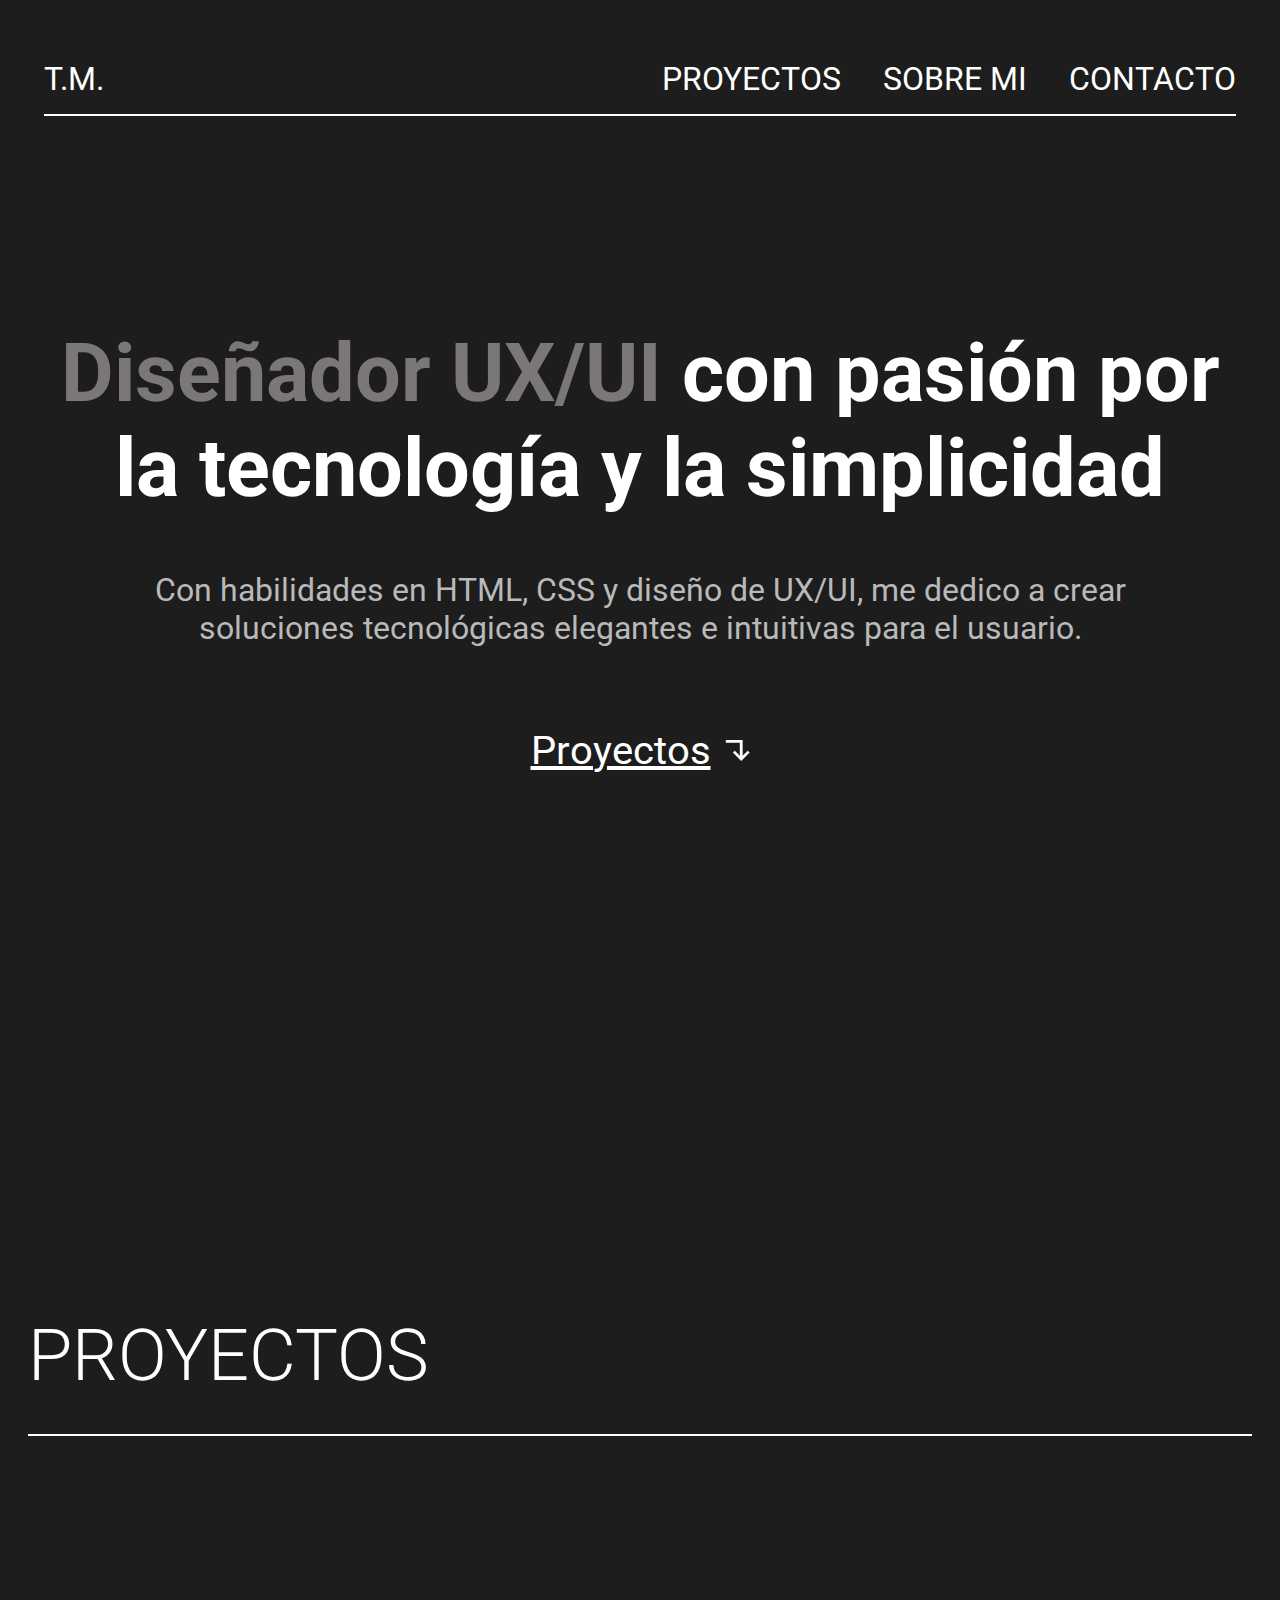
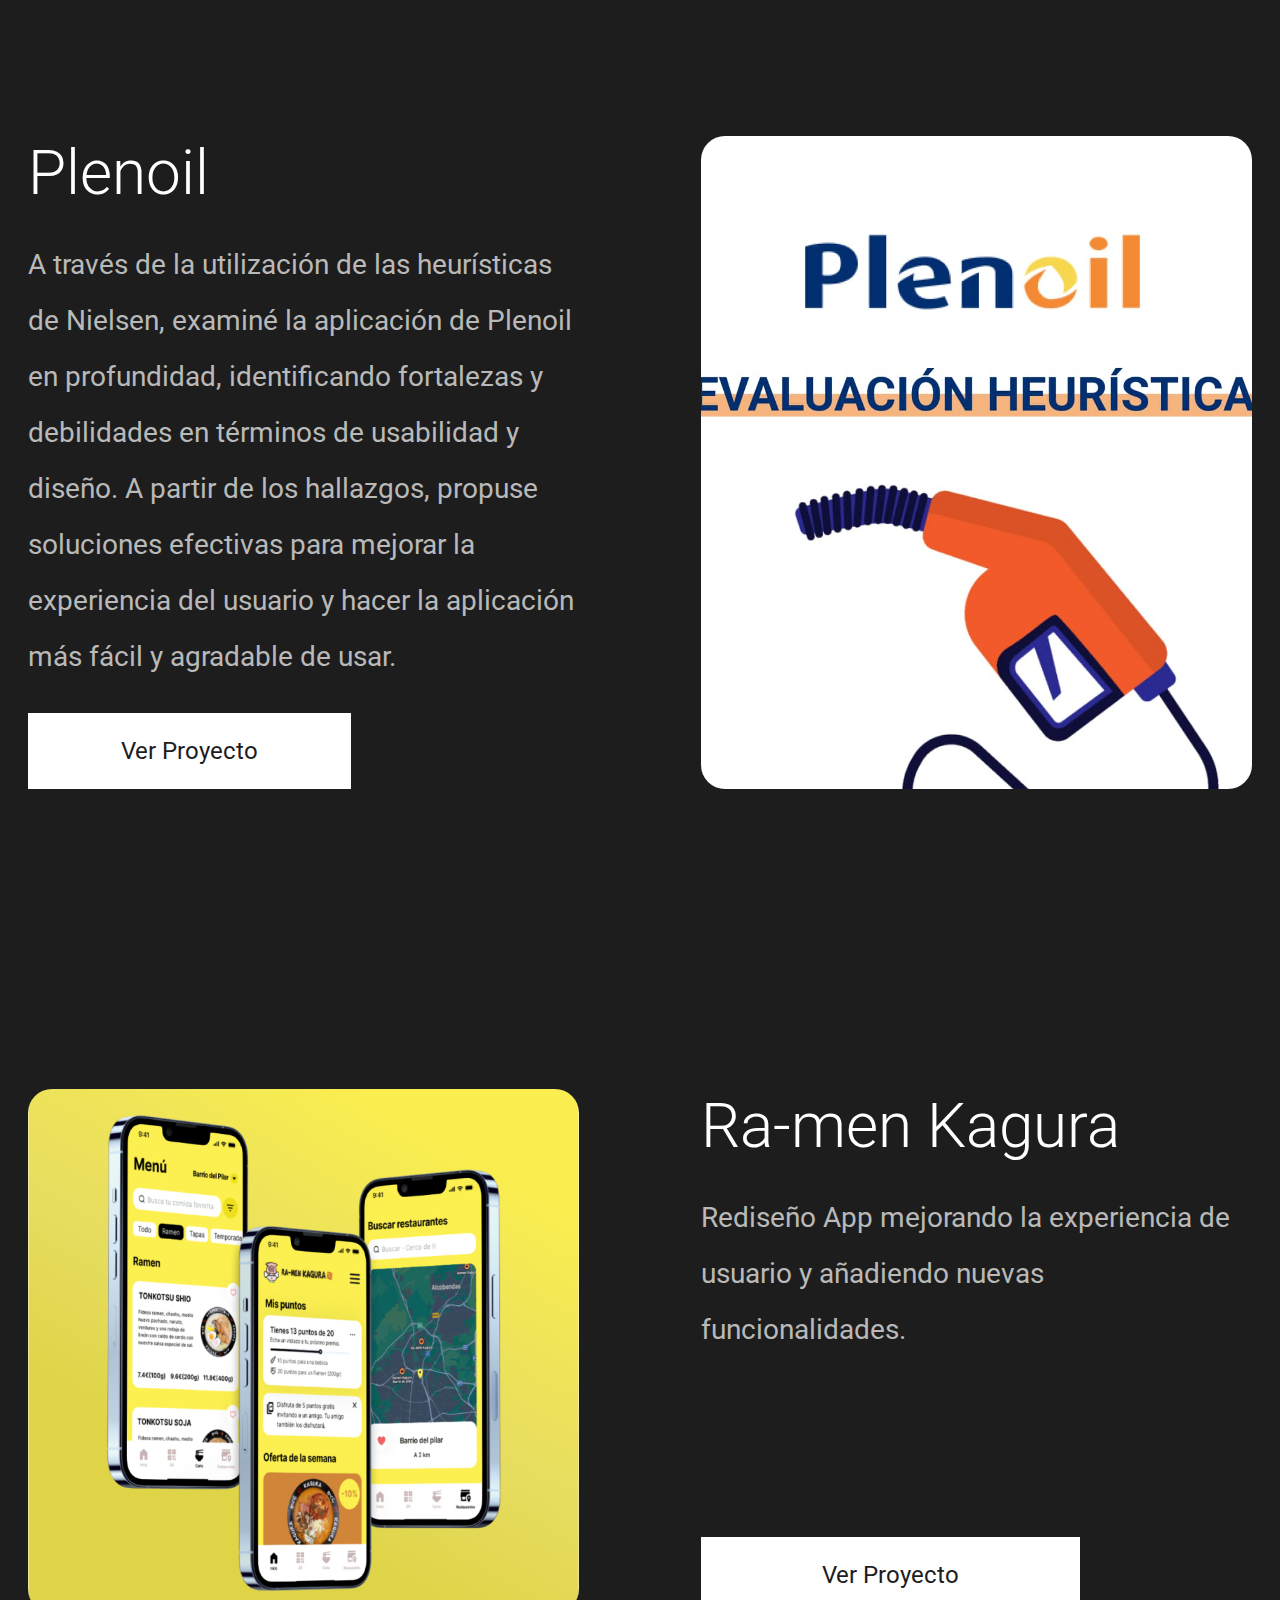
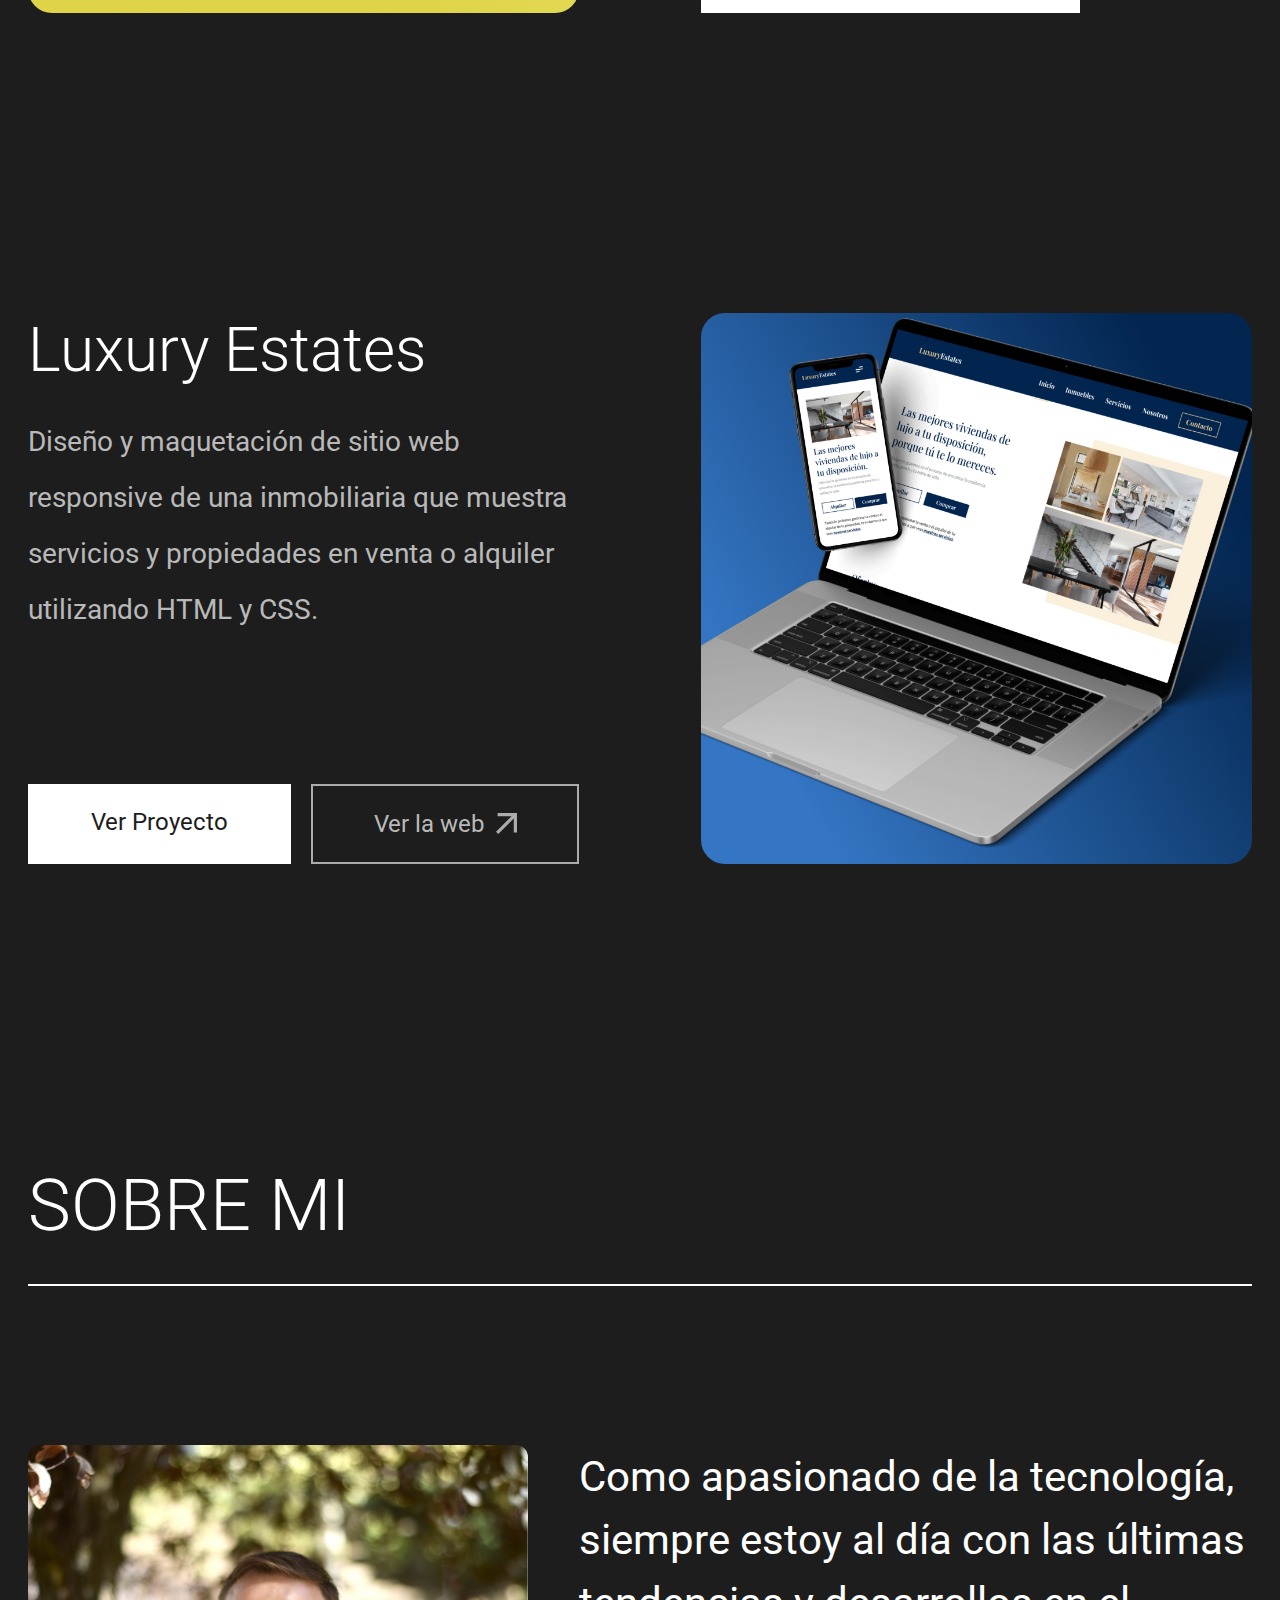
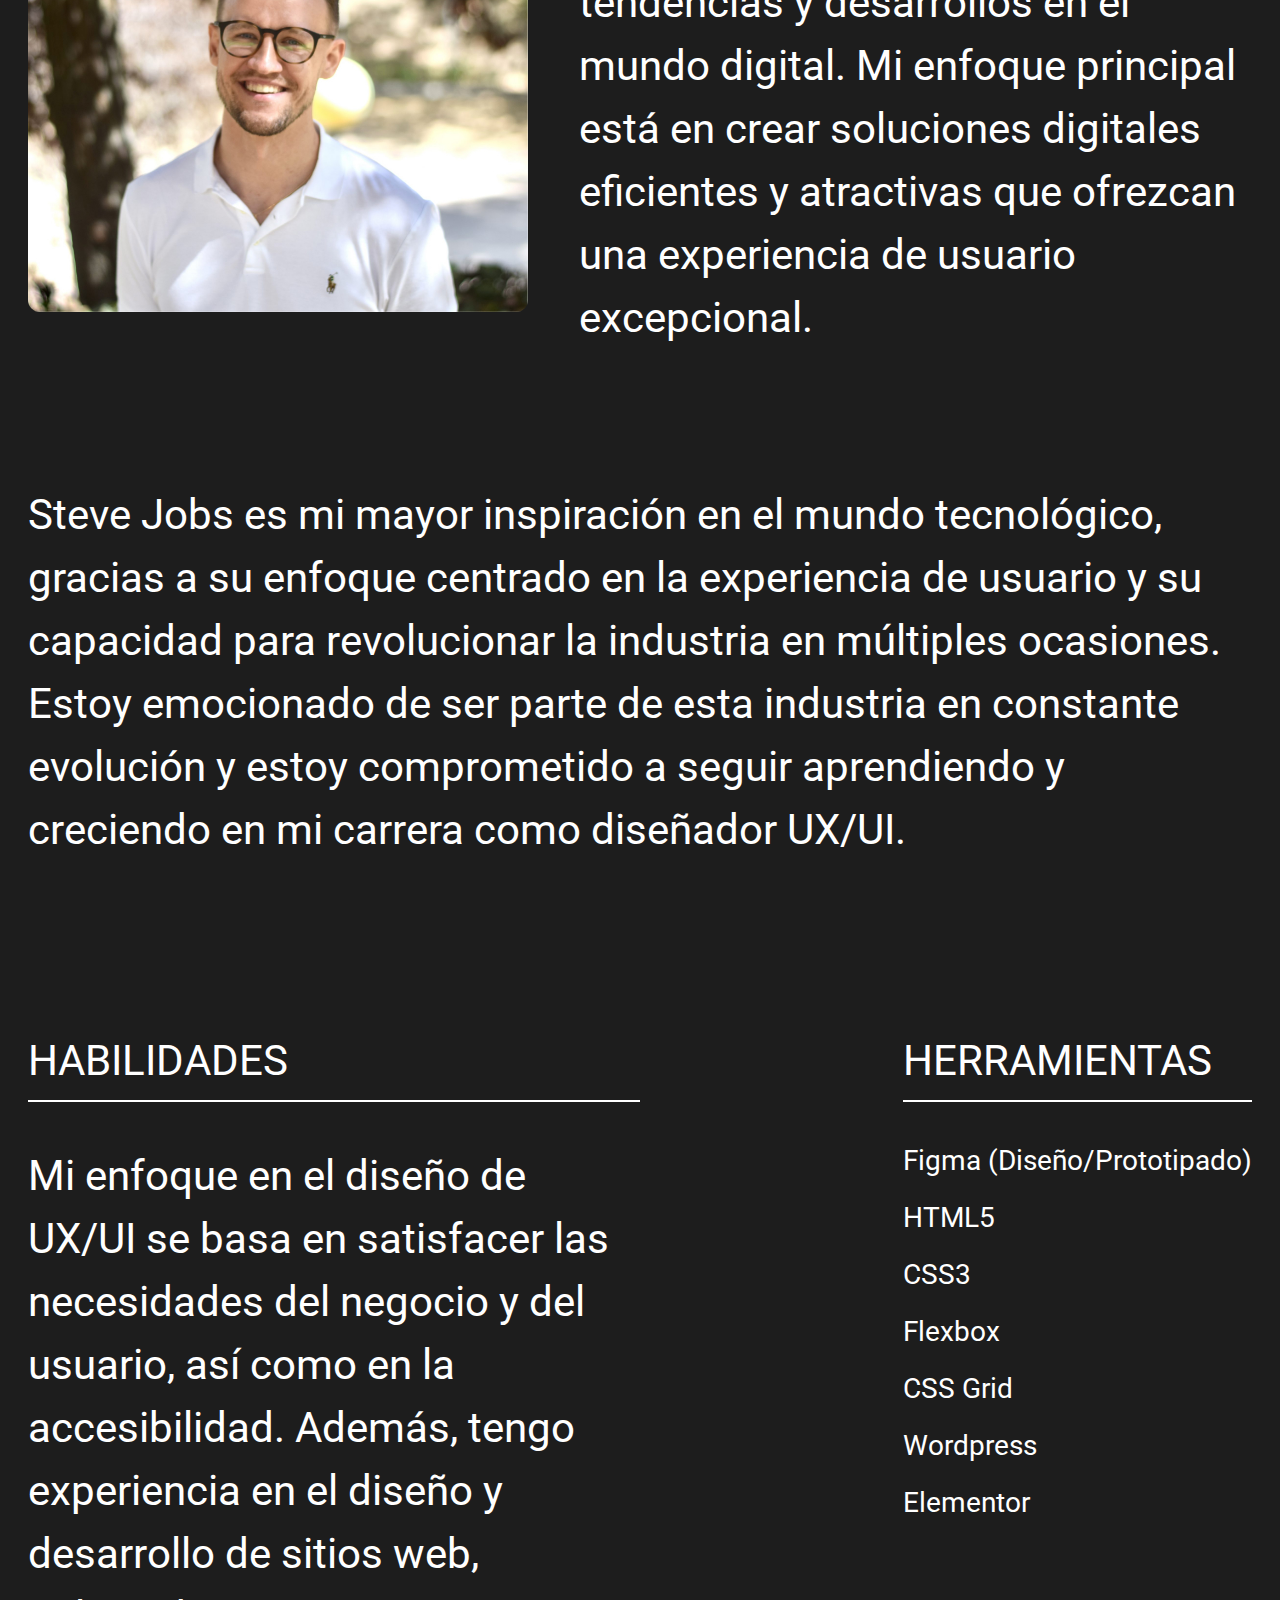
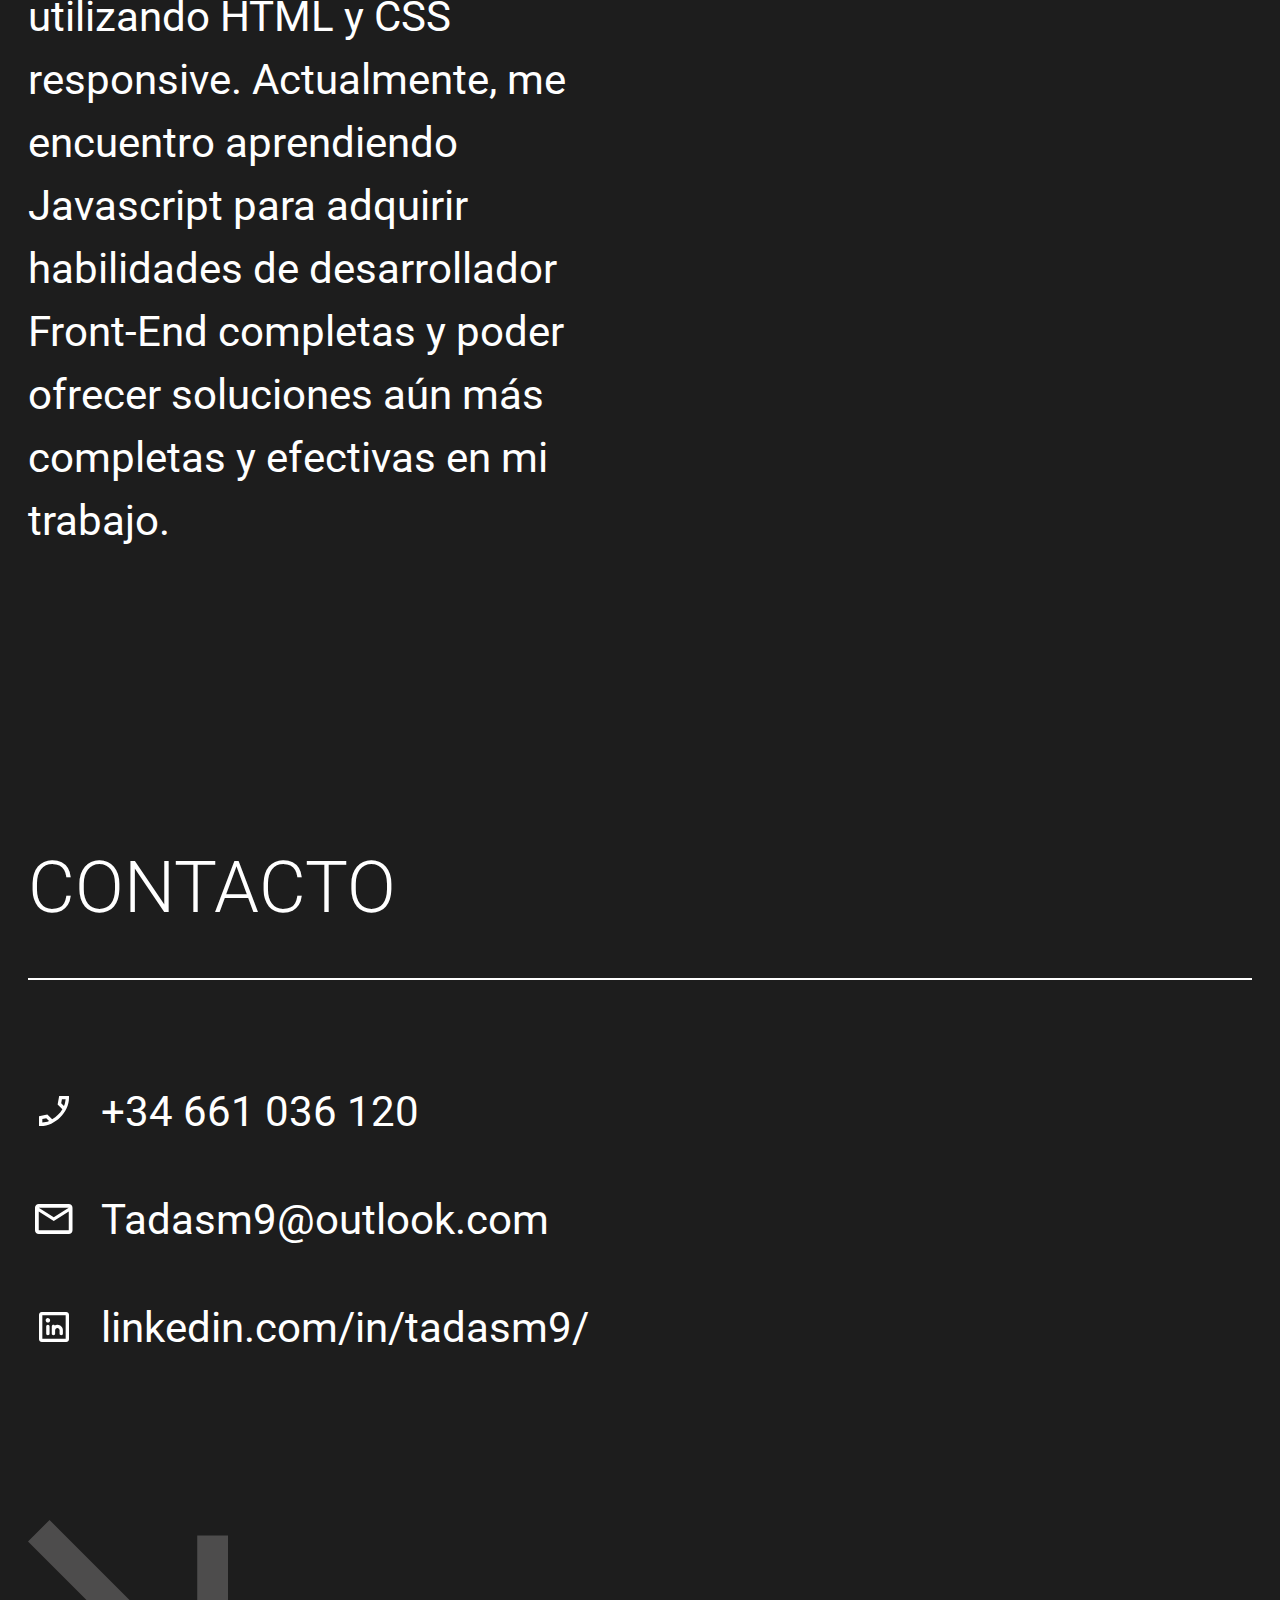
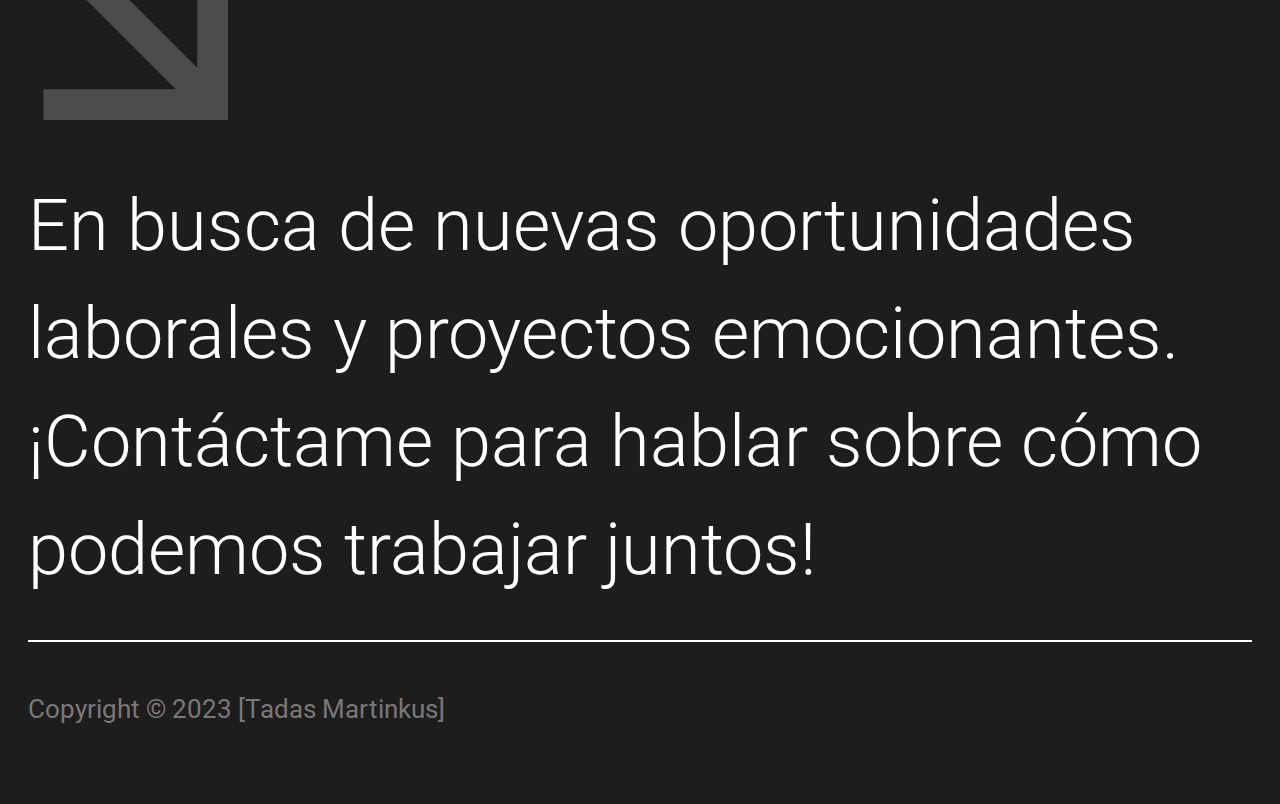
<file: index.html>
<!DOCTYPE html>
<html lang="en">
<head>
    <meta charset="UTF-8">
    <meta http-equiv="X-UA-Compatible" content="IE=edge">
    <meta name="viewport" content="width=device-width, initial-scale=1.0">
    <title>Portfolio TM</title>
    <link rel="preconnect" href="https://fonts.googleapis.com">
    <link rel="preconnect" href="https://fonts.gstatic.com" crossorigin>
    <link href="https://fonts.googleapis.com/css2?family=Roboto:wght@300;700&display=swap" rel="stylesheet">
    <link rel="stylesheet" href="main.css">
</head>
<body>
    <div class="header">
        <div class="wrapper">
            <div class="logo"><a href="#">T.M.</a></div>

            <nav>
                <img src="assets/close-btn.svg" alt="close-menu" class="close-btn hide-desktop">

                <ul>
                    <li><a href="#proyectos">PROYECTOS</a></li>
                    <li><a href="#sobremi">SOBRE MI</a></li>
                    <li><a href="#contacto">CONTACTO</a></li>
                </ul>
            </nav>

            <div class="menu-btn hide-desktop">
                <img src="assets/menu-btn.svg" alt="open-menu">
            </div>
        </div>
    </div>



        <div class="hero">
            <div class="wrapper">
                <div class="caption">
                    <h1><span>Diseñador UX/UI</span> con pasión por la tecnología y la simplicidad</h1>
                    <p>Con habilidades en HTML, CSS y diseño de UX/UI, me dedico a crear soluciones tecnológicas elegantes e intuitivas para el usuario.</p>
                </div>
                <a href="#proyectos" class="proyectos-cta">
                    <p>Proyectos</p>
                    <svg viewBox="0 0 25 21" fill="none" xmlns="http://www.w3.org/2000/svg">
                        <path d="M0.830856 -1.04033e-06L17.6309 -3.0598e-07L17.6309 15.645L22.6709 10.64L24.6309 12.6L16.2309 21L7.83086 12.6L9.82586 10.64L14.8309 15.645L14.8309 2.8L0.830856 2.8L0.830856 -1.04033e-06Z" fill="white"/>
                    </svg>
                </a>
            </div>
        </div>


        <section id="proyectos">
            <div class="wrapper">
                <h2>PROYECTOS</h2>
                
                <div class="proyecto2" id="proyecto3">
                    <img src="assets/plenoil.jpg" alt="plenoil presentacion">
                    <div class="content">
                        <div class="description">
                            <h3>Plenoil</h3>
                            <p>A través de la utilización de las heurísticas de Nielsen, examiné la aplicación de Plenoil en profundidad, identificando fortalezas y debilidades en términos de usabilidad y diseño. A partir de los hallazgos, propuse soluciones efectivas para mejorar la experiencia del usuario y hacer la aplicación más fácil y agradable de usar.</p>
                        </div>
                        <a href="proyecto3.html" class="cta1">Ver Proyecto</a>
                    </div>
                </div>

                <div class="proyecto1">
                    <img src="assets/Ramen.jpg" alt="ramen kagura mockups">
                    <div class="content">
                        <div class="description">
                            <h3>Ra-men Kagura</h3>
                            <p>Rediseño App mejorando la experiencia de usuario y añadiendo nuevas funcionalidades.</p>
                        </div>
                        <a href="proyecto2.html" class="cta1">Ver Proyecto</a>
                    </div>
                </div>
                <div class="proyecto2">
                    <img src="assets/mockup.jpg" alt="ramen kagura mockups">
                    <div class="content">
                        <div class="description">
                            <h3>Luxury Estates</h3>
                            <p>Diseño y maquetación de sitio web responsive de una inmobiliaria que muestra servicios y propiedades en venta o alquiler utilizando HTML y CSS.</p>
                        </div>
                        <div class="buttons">
                            <a href="proyecto1.html" class="cta1">Ver Proyecto</a>
                            <a href="https://thadmart9.github.io/LuxuryEstate/" class="cta2" target="_blank"><span>Ver la web</span>
                                <svg width="21" height="21" viewBox="0 0 21 21" fill="none" xmlns="http://www.w3.org/2000/svg">
                                    <path d="M2.26154 21L0 18.7385L15.5077 3.23077H1.61538V0H21V19.3846H17.7692V5.49231L2.26154 21Z" fill="#ACACAC"/>
                                    </svg>
                                </a>
                            
                        </div>
                    </div>
                </div>
            </div>
        </section>

        <section id="sobremi" class="sobremi">

            <div class="wrapper">

                <h2>SOBRE MI</h2>

                <div class="firstrow">
                    <img src="assets/Tadas.jpg" alt="">
                    <p>Como apasionado de la tecnología, siempre estoy al día con las últimas tendencias y desarrollos en el mundo digital. Mi enfoque principal está en crear soluciones digitales eficientes y atractivas que ofrezcan una experiencia de usuario excepcional. </p>
                </div>

                <div class="secondrow"><p>Steve Jobs es mi mayor inspiración en el mundo tecnológico, gracias a su enfoque centrado en la experiencia de usuario y su capacidad para revolucionar la industria en múltiples ocasiones. Estoy emocionado de ser parte de esta industria en constante evolución y estoy comprometido a seguir aprendiendo y creciendo en mi carrera como diseñador UX/UI.</p></div>

                <div class="skills">
                    <div class="habilidades">
                        <p class="habilidades-titulo">HABILIDADES</p>
                        <p class="habilidades-texto">Mi enfoque en el diseño de UX/UI se basa en satisfacer las necesidades del negocio y del usuario, así como en la accesibilidad. Además, tengo experiencia en el diseño y desarrollo de sitios web, utilizando HTML y CSS responsive. Actualmente, me encuentro aprendiendo Javascript para adquirir habilidades de desarrollador Front-End completas y poder ofrecer soluciones aún más completas y efectivas en mi trabajo.</p>
                    </div>
                    <div class="herramientas">
                        <p class="herramientas-titulo">HERRAMIENTAS</p>
                        <ul class="herramientas-lista">
                            <li>Figma (Diseño/Prototipado)</li>
                            <li>HTML5</li>
                            <li>CSS3</li>
                            <li>Flexbox</li>
                            <li>CSS Grid</li>
                            <li>Wordpress</li>
                            <li>Elementor</li>
                        </ul>
                    </div>
                </div>
            </div>
        </section>

        <footer id="contacto">
            <div class="wrapper">
                <h2>CONTACTO</h2>

                <ul class="contact">
                    <li>
                        <svg width="30" height="30" viewBox="0 0 30 30" fill="none" xmlns="http://www.w3.org/2000/svg">
                            <path d="M1.75 30C1.47222 30 1.18056 29.9928 0.875 29.9783C0.569445 29.9639 0.277778 29.9433 0 29.9167V20.1667L8.33333 18.5L13.1667 23.3333C15.2778 22.0556 17.2156 20.5417 18.98 18.7917C20.7444 17.0417 22.2094 15.1667 23.375 13.1667L18.625 8.375L20.1667 0H29.9167C29.9722 0.277778 30 0.569445 30 0.875V1.75C30 5.33333 29.2017 8.82667 27.605 12.23C26.0083 15.6333 23.8972 18.6539 21.2717 21.2917C18.6461 23.9306 15.6322 26.0417 12.23 27.625C8.82778 29.2083 5.33444 30 1.75 30ZM24.9583 10C25.4306 8.91667 25.7917 7.81944 26.0417 6.70833C26.2917 5.59722 26.4861 4.47222 26.625 3.33333H22.9167L22.2083 7.25L24.9583 10ZM10.0417 24.9167L7.25 22.125L3.33333 22.9167V26.5833C4.47222 26.5 5.60444 26.3194 6.73 26.0417C7.85556 25.7639 8.95944 25.3889 10.0417 24.9167Z" fill="white"/>
                        </svg>
                        <p>+34 661 036 120</p>
                    </li>
                    <li>
                        <svg width="38" height="30" viewBox="0 0 38 30" fill="none" xmlns="http://www.w3.org/2000/svg">
                            <path d="M3.75 30C2.71875 30 1.83563 29.6325 1.10063 28.8975C0.365628 28.1625 -0.00124682 27.28 3.18336e-06 26.25V3.75C3.18336e-06 2.71875 0.367503 1.83563 1.1025 1.10063C1.8375 0.365628 2.72 -0.00124682 3.75 3.18336e-06H33.75C34.7812 3.18336e-06 35.6644 0.367503 36.3994 1.1025C37.1344 1.8375 37.5013 2.72 37.5 3.75V26.25C37.5 27.2812 37.1325 28.1644 36.3975 28.8994C35.6625 29.6344 34.78 30.0012 33.75 30H3.75ZM18.75 16.875L3.75 7.5V26.25H33.75V7.5L18.75 16.875ZM18.75 13.125L33.75 3.75H3.75L18.75 13.125ZM3.75 7.5V3.75V26.25V7.5Z" fill="white"/>
                        </svg>
                        <p>Tadasm9@outlook.com</p>
                    </li>
                    <li>
                        <svg width="30" height="30" viewBox="0 0 30 30" fill="none" xmlns="http://www.w3.org/2000/svg">
                            <path d="M27.2222 0H2.77778C2.04107 0 1.33453 0.292658 0.813592 0.813592C0.292658 1.33453 0 2.04107 0 2.77778V27.2222C0 27.9589 0.292658 28.6655 0.813592 29.1864C1.33453 29.7073 2.04107 30 2.77778 30H27.2222C27.9589 30 28.6655 29.7073 29.1864 29.1864C29.7073 28.6655 30 27.9589 30 27.2222V2.77778C30 2.04107 29.7073 1.33453 29.1864 0.813592C28.6655 0.292658 27.9589 0 27.2222 0ZM26.6667 26.6667H3.33333V3.33333H26.6667V26.6667ZM12.7778 21.6667V14.4444C12.7781 14.0981 12.8863 13.7604 13.0874 13.4784C13.2885 13.1964 13.5724 12.984 13.8998 12.8708C14.2271 12.7577 14.5816 12.7493 14.9139 12.8468C15.2463 12.9444 15.54 13.1431 15.7542 13.4153C16.6007 12.9716 17.5474 12.7537 18.5027 12.7829C19.4581 12.812 20.3897 13.0871 21.2076 13.5816C22.0255 14.0761 22.702 14.7733 23.1717 15.6057C23.6414 16.4381 23.8885 17.3776 23.8889 18.3333V21.6667C23.8889 22.1087 23.7133 22.5326 23.4007 22.8452C23.0882 23.1577 22.6643 23.3333 22.2222 23.3333C21.7802 23.3333 21.3563 23.1577 21.0437 22.8452C20.7312 22.5326 20.5556 22.1087 20.5556 21.6667V18.3333C20.5556 17.744 20.3214 17.1787 19.9047 16.762C19.4879 16.3452 18.9227 16.1111 18.3333 16.1111C17.744 16.1111 17.1787 16.3452 16.762 16.762C16.3452 17.1787 16.1111 17.744 16.1111 18.3333V21.6667C16.1111 22.1087 15.9355 22.5326 15.623 22.8452C15.3104 23.1577 14.8865 23.3333 14.4444 23.3333C14.0024 23.3333 13.5785 23.1577 13.2659 22.8452C12.9534 22.5326 12.7778 22.1087 12.7778 21.6667ZM10.5556 14.4444V21.6667C10.5556 22.1087 10.38 22.5326 10.0674 22.8452C9.75484 23.1577 9.33092 23.3333 8.88889 23.3333C8.44686 23.3333 8.02294 23.1577 7.71038 22.8452C7.39782 22.5326 7.22222 22.1087 7.22222 21.6667V14.4444C7.22222 14.0024 7.39782 13.5785 7.71038 13.2659C8.02294 12.9534 8.44686 12.7778 8.88889 12.7778C9.33092 12.7778 9.75484 12.9534 10.0674 13.2659C10.38 13.5785 10.5556 14.0024 10.5556 14.4444ZM6.66667 8.33333C6.66667 7.89382 6.797 7.46418 7.04118 7.09873C7.28536 6.73329 7.63242 6.44846 8.03848 6.28027C8.44454 6.11207 8.89135 6.06807 9.32242 6.15381C9.75349 6.23956 10.1495 6.4512 10.4602 6.76199C10.771 7.07277 10.9827 7.46873 11.0684 7.8998C11.1542 8.33087 11.1102 8.77768 10.942 9.18374C10.7738 9.5898 10.4889 9.93686 10.1235 10.181C9.75805 10.4252 9.3284 10.5556 8.88889 10.5556C8.29952 10.5556 7.73429 10.3214 7.31754 9.90468C6.90079 9.48793 6.66667 8.9227 6.66667 8.33333Z" fill="white"/>
                        </svg>
                        <p>linkedin.com/in/tadasm9/</p>
                    </li>
                </ul>

                <div class="arrow">
                    <svg viewBox="0 0 197 197" fill="none" xmlns="http://www.w3.org/2000/svg">
                    <path d="M7.575e-06 21.2154L145.477 166.692L15.1539 166.692L15.1539 197L197 197L197 15.1538L166.692 15.1538L166.692 145.477L21.2154 -7.575e-06L7.575e-06 21.2154Z" fill="#4D4C4C"/>
                    </svg>
                </div>

                <h2>En busca de nuevas oportunidades laborales y proyectos emocionantes. ¡Contáctame para hablar sobre cómo podemos trabajar juntos!</h2>

                <div class="copyright">Copyright © 2023 [Tadas Martinkus]</div>
            </div>
        </footer>


        <script>

            document.querySelector('.menu-btn').addEventListener('click', () => {
                document.querySelector('nav').classList.toggle("open")
            })
    
            document.querySelector('.close-btn').addEventListener('click', () => {
                document.querySelector('nav').classList.toggle("open")
            })
    
                // Get all anchor links within the mobile menu
                const menuLinks = document.querySelectorAll('nav ul li a');
    
            // Add a click event listener to each link
            menuLinks.forEach(link => {
            link.addEventListener('click', () => {
                // Get the mobile menu element
                const mobileMenu = document.querySelector('nav');
    
                // Check if the mobile menu is open
                if (mobileMenu.classList.contains('open')) {
                // If it is, remove the 'open' class to close the menu
                mobileMenu.classList.remove('open');
                }
            });
            });
        </script>
</body>
</html>
</file>
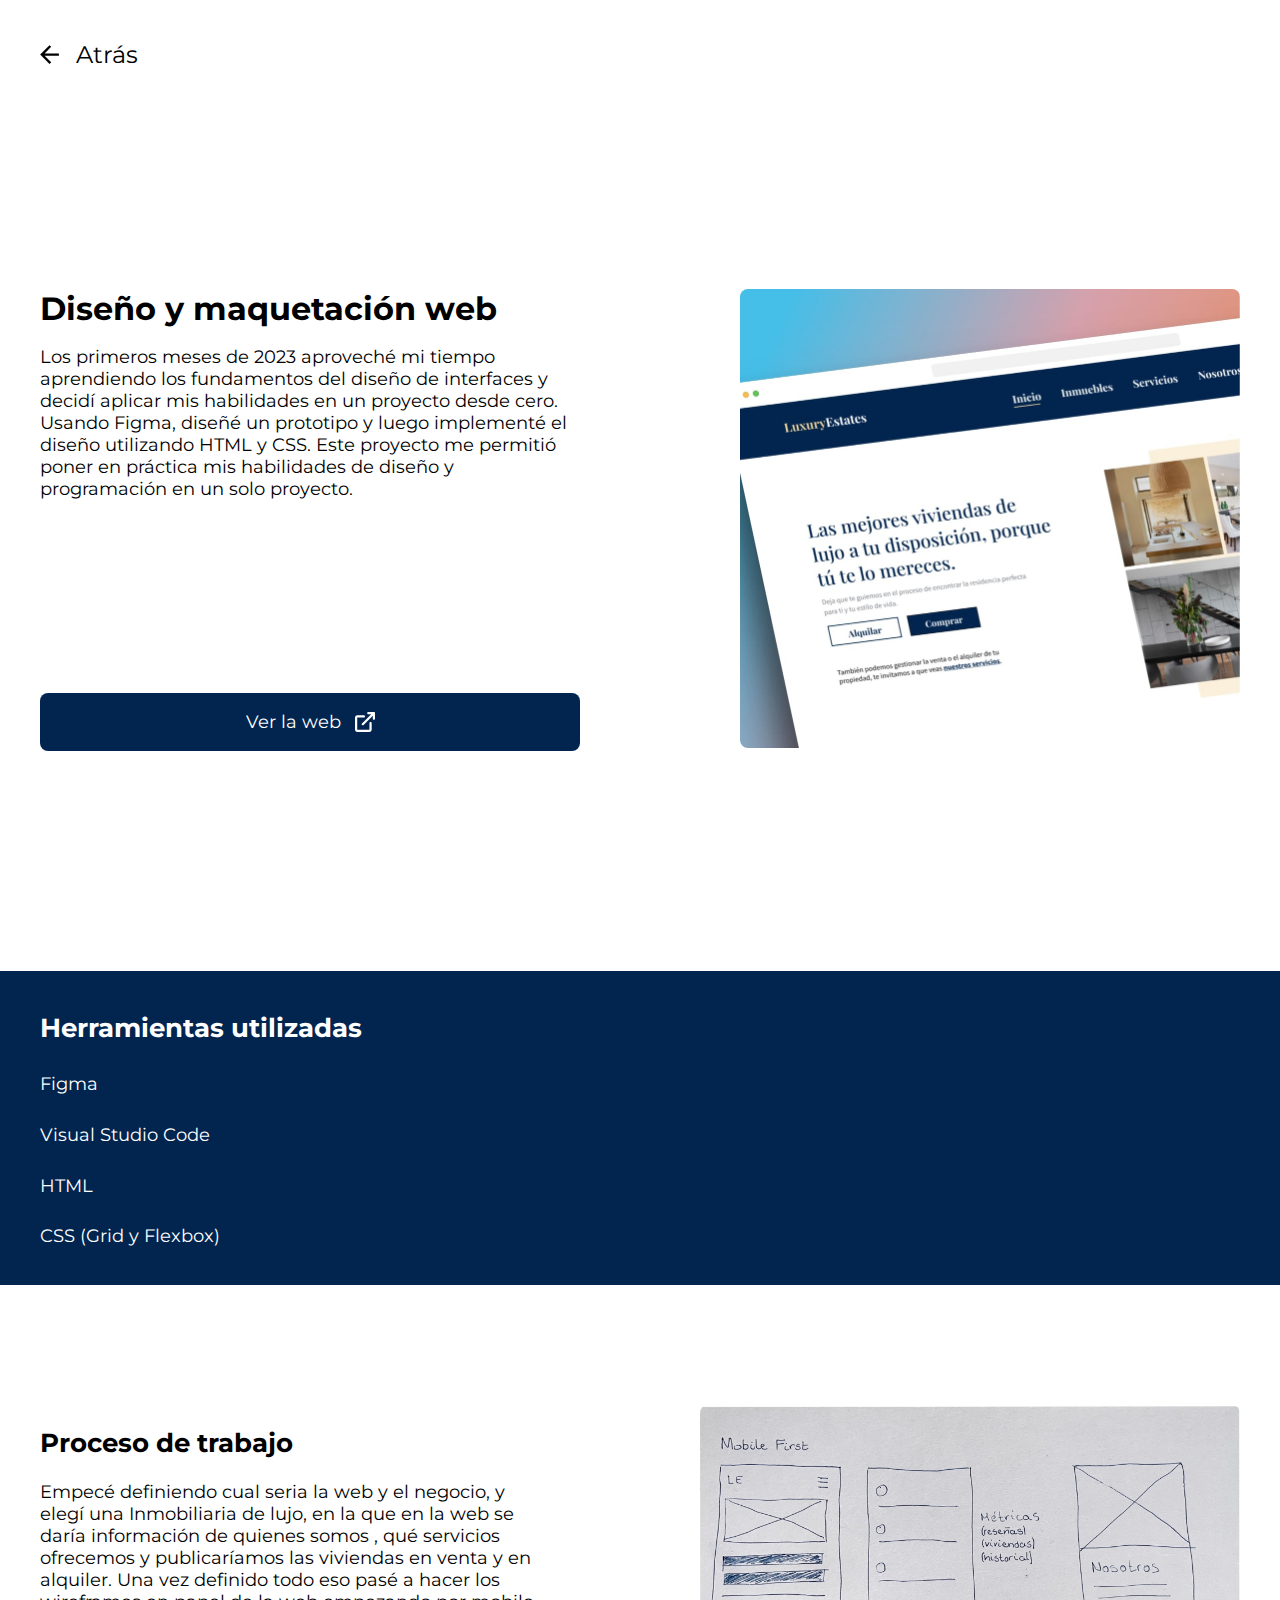
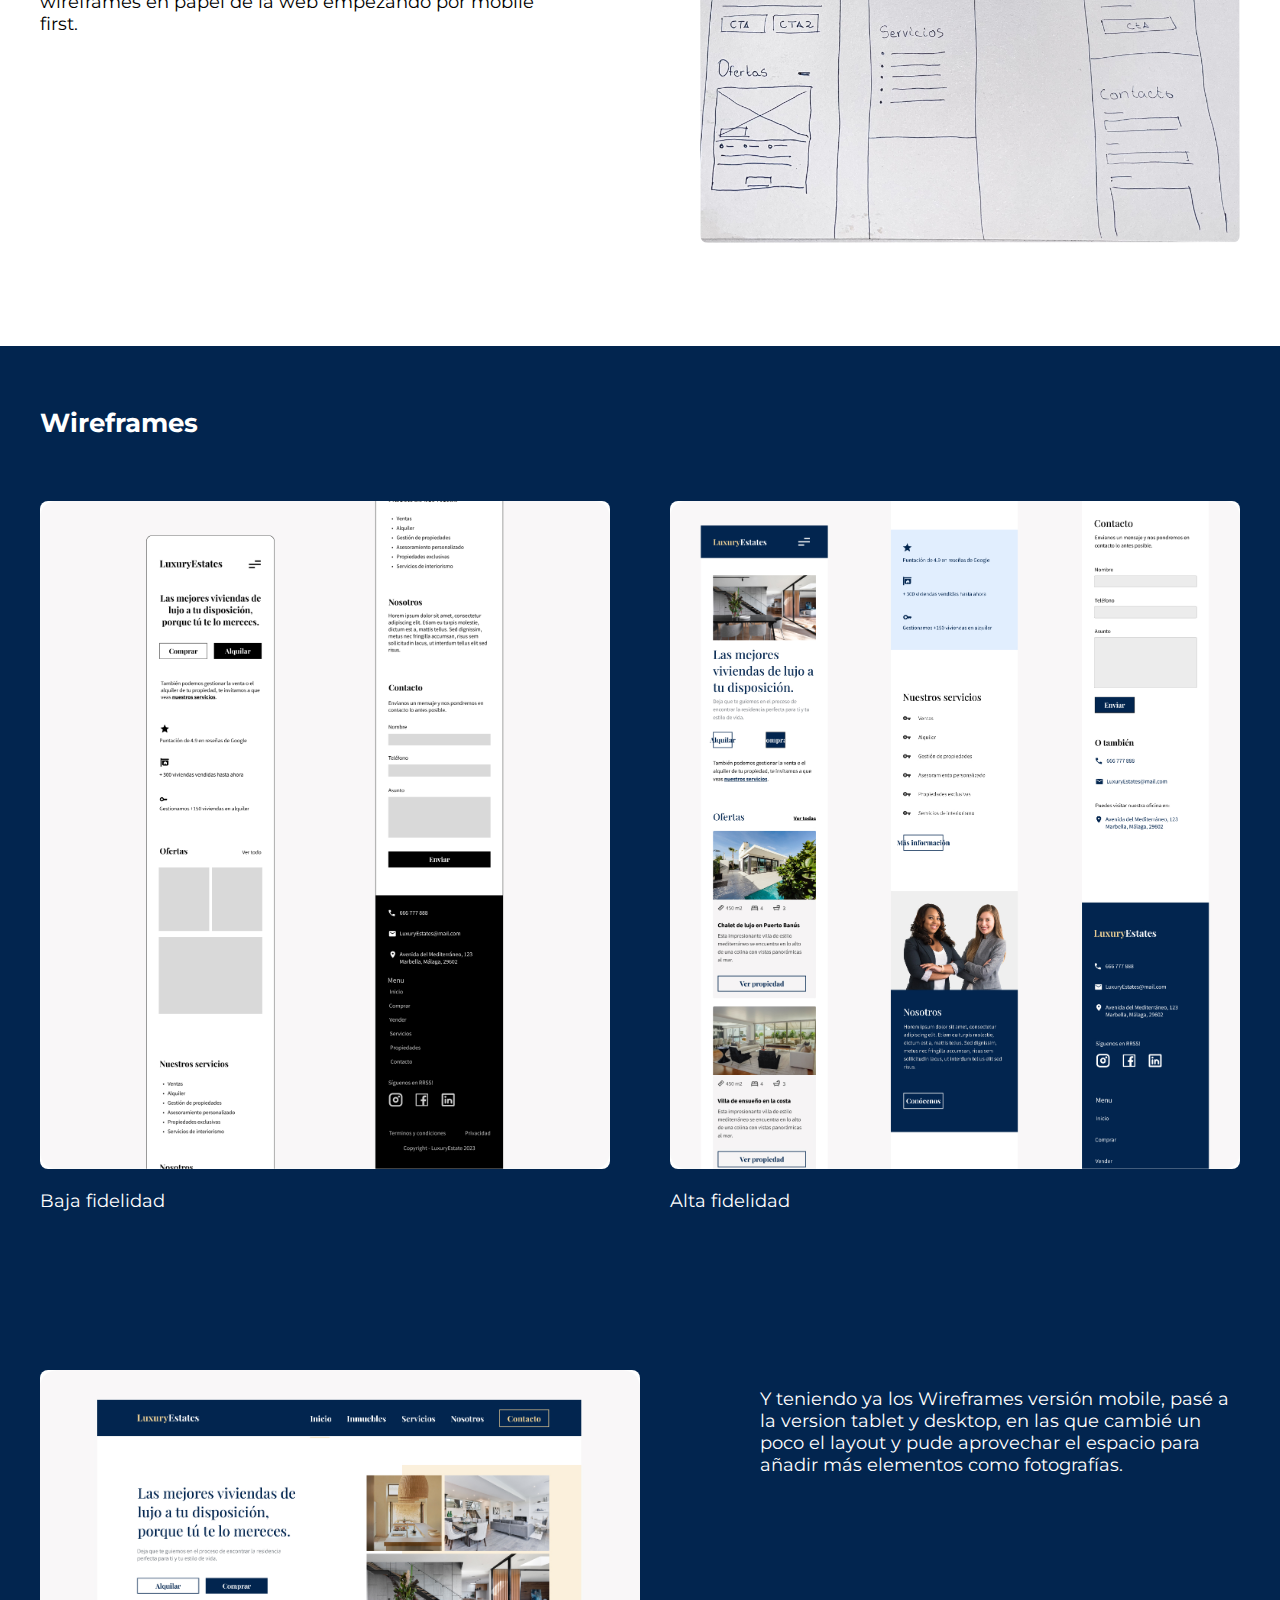
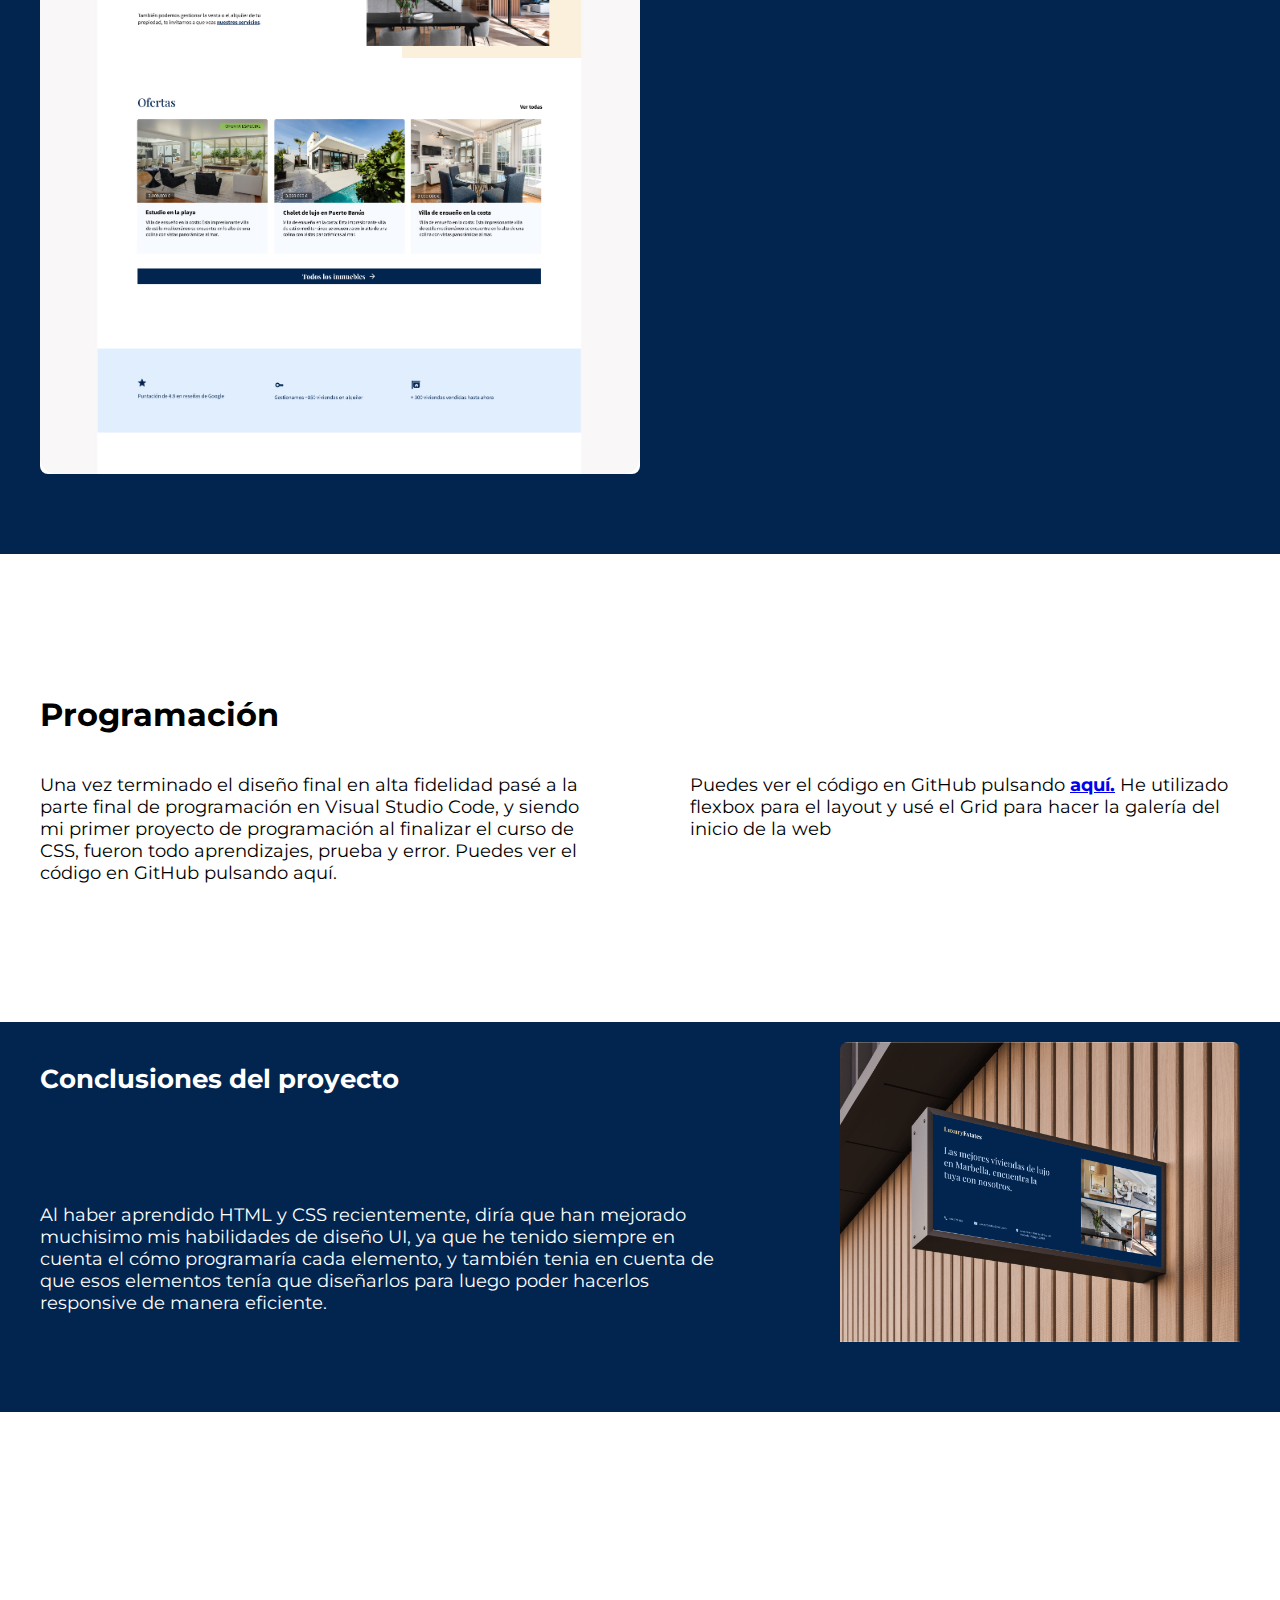
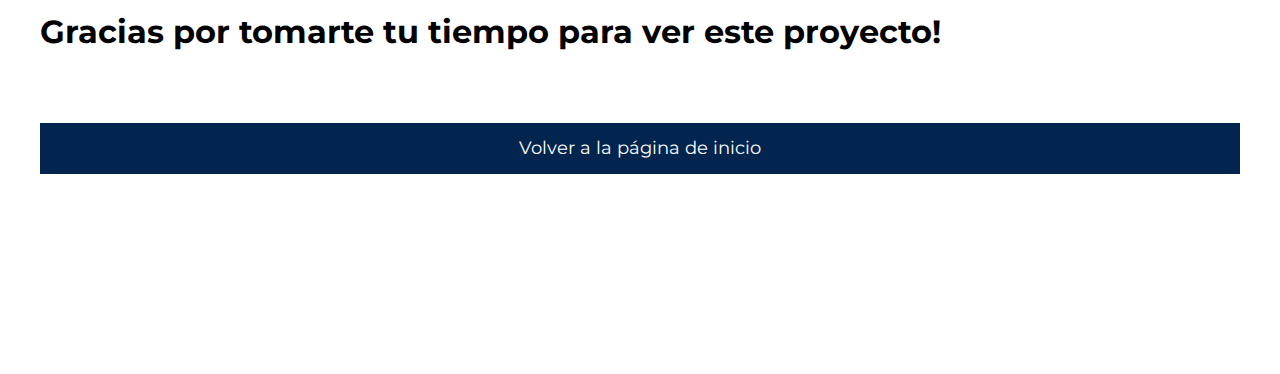
<file: proyecto1.html>
<!DOCTYPE html>
<html lang="en">
<head>
    <meta charset="UTF-8">
    <meta http-equiv="X-UA-Compatible" content="IE=edge">
    <meta name="viewport" content="width=device-width, initial-scale=1.0">
    <title>Tadas Proyecto Inmobiliaria</title>
    <link rel="preconnect" href="https://fonts.googleapis.com">
<link rel="preconnect" href="https://fonts.gstatic.com" crossorigin>
<link href="https://fonts.googleapis.com/css2?family=Montserrat:wght@400;700&display=swap" rel="stylesheet">
</head>
<body>

    <header>
        <div class="return-btn">
            <a href="index.html" class="return"><svg class="return-svg" viewBox="0 0 51 51" fill="none" xmlns="http://www.w3.org/2000/svg">
                <path d="M25.3342 50.5551L0.445312 25.6662L25.3342 0.777344L29.7675 5.1329L12.3453 22.5551H50.2231V28.7773H12.3453L29.7675 46.1996L25.3342 50.5551Z" fill="black"/>
            </svg><span class="return">Atrás</span></a>
        </div>
    </header>

    <div class="hero">
        <div class="leftcol">
            <div class="caption">
                <h1>Diseño y maquetación web</h1>
                <p>Los primeros meses de 2023 aproveché mi tiempo aprendiendo los fundamentos del diseño de interfaces y decidí aplicar mis habilidades en un proyecto desde cero. Usando Figma, diseñé un prototipo y luego implementé el diseño utilizando HTML y CSS. Este proyecto me permitió poner en práctica mis habilidades de diseño y programación en un solo proyecto.</p>
            </div>
            <a href="https://thadmart9.github.io/LuxuryEstate/"><p>Ver la web</p><svg class="verweb" viewBox="0 0 18 19" fill="none" xmlns="http://www.w3.org/2000/svg">
                <path d="M8 3.5C8.26522 3.5 8.51957 3.60536 8.70711 3.79289C8.89464 3.98043 9 4.23478 9 4.5C9 4.76522 8.89464 5.01957 8.70711 5.20711C8.51957 5.39464 8.26522 5.5 8 5.5H2V16.5H13V10.5C13 10.2348 13.1054 9.98043 13.2929 9.79289C13.4804 9.60536 13.7348 9.5 14 9.5C14.2652 9.5 14.5196 9.60536 14.7071 9.79289C14.8946 9.98043 15 10.2348 15 10.5V16.5C15 17.0304 14.7893 17.5391 14.4142 17.9142C14.0391 18.2893 13.5304 18.5 13 18.5H2C1.46957 18.5 0.960859 18.2893 0.585786 17.9142C0.210714 17.5391 0 17.0304 0 16.5V5.5C0 4.96957 0.210714 4.46086 0.585786 4.08579C0.960859 3.71071 1.46957 3.5 2 3.5H8ZM17 0.5C17.2652 0.5 17.5196 0.605357 17.7071 0.792893C17.8946 0.98043 18 1.23478 18 1.5V6.5C18 6.76522 17.8946 7.01957 17.7071 7.20711C17.5196 7.39464 17.2652 7.5 17 7.5C16.7348 7.5 16.4804 7.39464 16.2929 7.20711C16.1054 7.01957 16 6.76522 16 6.5V3.914L7.707 12.207C7.5184 12.3892 7.2658 12.49 7.0036 12.4877C6.7414 12.4854 6.49059 12.3802 6.30518 12.1948C6.11977 12.0094 6.0146 11.7586 6.01233 11.4964C6.01005 11.2342 6.11084 10.9816 6.293 10.793L14.586 2.5H12C11.7348 2.5 11.4804 2.39464 11.2929 2.20711C11.1054 2.01957 11 1.76522 11 1.5C11 1.23478 11.1054 0.98043 11.2929 0.792893C11.4804 0.605357 11.7348 0.5 12 0.5H17Z" fill="white"/>
                </svg>
            </a>
        </div>

        <div class="rightcol">
            <img src="assets/Desktopmockup-2.jpg" alt="">
        </div>
    </div>

    <div class="tools">
        <div class="wrapper">
            <h2>Herramientas utilizadas</h2>
            <ul>
                <li>Figma</li>
                <li>Visual Studio Code</li>
                <li>HTML</li>
                <li>CSS (Grid y Flexbox)</li>
            </ul>
        </div>
    </div>


    <div class="proceso">
        <div class="leftcol2">
            <h2>Proceso de trabajo</h2>
            <p>Empecé definiendo cual seria la web y el negocio, y elegí una Inmobiliaria de lujo, en la que en la web se daría información de quienes somos , qué servicios ofrecemos y publicaríamos las viviendas en venta y en alquiler. Una vez definido todo eso pasé a hacer los wireframes en papel de la web empezando por mobile first.</p>
        </div>

        <div class="rightcol2">
            <img src="assets/Wireframespaper.jpg" alt="wireframes en papel">
        </div>
        
    </div>


    <div class="wireframes">
        <div class="wrapper">
            <h2>Wireframes</h2>
            <div class="rows">
                <div class="firstrow">
                    <div class="img1"><img src="assets/wire1.jpg" alt=""><p>Baja fidelidad</p></div>
                    <div class="img2"><img src="assets/wire2.jpg" alt=""><p>Alta fidelidad</p></div>
                </div>
                <div class="secondrow">
                    <img src="assets/wire3.jpg" alt="">
                    <p>Y teniendo ya los Wireframes versión mobile, pasé a la version tablet y desktop, en las que cambié un poco el layout y pude aprovechar el espacio para añadir más elementos como fotografías.</p>
                </div>
            </div>
        </div>
    </div>

    <div class="programacion">
        <h1>Programación</h1>
        <div class="content">
            <p>Una vez terminado el diseño final en alta fidelidad pasé a la parte final de programación en Visual Studio Code, y siendo mi primer proyecto de programación al finalizar el curso de CSS, fueron todo aprendizajes, prueba y error. Puedes ver el código en GitHub pulsando aquí.</p>
            <p>Puedes ver el código en GitHub pulsando <a href="https://github.com/thadmart9/LuxuryEstate"><strong>aquí.</strong></a> He utilizado flexbox para el layout y usé el Grid para hacer la galería del inicio de la web</p>
        </div>
    </div>
    
    <div class="conclusiones">
        <div class="wrapper">
            <div class="leftcol">
                <h2>Conclusiones del proyecto</h2>
                <p>Al haber aprendido HTML y CSS recientemente, diría que han mejorado muchisimo mis habilidades de diseño UI, ya que he tenido siempre en cuenta el cómo programaría cada elemento,  y también tenia en cuenta de que esos elementos tenía que diseñarlos para luego poder hacerlos responsive de manera eficiente.  </p>
            </div>
            <img src="assets/mockup8.jpg" alt="">
        </div>
    </div>


    <div class="gracias">
        <h1>Gracias por tomarte tu tiempo para ver este proyecto!</h1>
        <a class=".inicio" href="index.html"> Volver a la página de inicio</a>
    </div>
</body>

<style>

    html {
        font-size: 62.5%;
        font-family: 'Montserrat';
    }

    body {
        margin: 0;
    }

/* HEADER HEADER */

    header {
        margin: 2em;
    }

    .return-svg {
        width: .8em;
    }

    .return {
        display: flex;
        gap: .7em;
        font-size: 2.4rem;
        text-decoration: none;
        color: black;
    }

    .return-btn {
        display: flex;
        flex-direction: row;
        gap: 1em;
        margin-top: 4em;
    }

    .wrapper {
       padding: 2em;
    }

    img {
        width: 100%;
    }

    /* HERO HERO HERO */

    .hero {
        display: flex;
        flex-direction: column-reverse;
        margin-top: 8em;
        padding: 2em;
    }

    h1 {
        font-size: 3.2em;
    }
    
    h2 {
       font-size: 2.6rem;
    }

    p {
        font-size: 1.8rem;
    }

    .leftcol{
        margin-top: 4em;
    } 

    .leftcol a {
        background-color: #02254F;
        display: flex;
        flex-direction: row;
        gap: 1.4em;
        text-decoration: none;
        justify-content: center;
        border-radius: .8em;
        margin-top: 4em;
    }

    .leftcol a p {
        color: white;
    }

    .leftcol svg {
        width: 2em;
    }

    /* HERRAMIENTAS HERRAMIENTAS */
    

    .tools {
        background-color: #02254F;
        margin-top: 10em;
    }

    .tools .wrapper {
        color: white;
    }

    .tools ul {
        list-style-type: none;
        font-size: 1.8rem;
        padding: 0;
    }

    .tools ul li {
        margin-top: 1.6em;
    }


    /* PROCESO PROCESO */

    .proceso {
        margin-top: 4em;
        padding: 2em;
    }

      /* WIREFRAMES WIREFRAMES WIREFRAMES  */

      img {
        border-radius: .8em;
      }

      .wireframes {
        background-color: #02254F;
        margin-top: 7em;
        padding-top: 2em;
      }
      .wireframes .wrapper {
        color: white;
        padding-top: 2em;
        padding-bottom: 8em;
      }

      .firstrow {
        display: flex;
        flex-direction: column;
        gap: 6em;
      }

      .rows {
        display: flex;
        flex-direction: column;
        gap: 9em;
      }

       /* PROGRAMACION PROGRAMACION PROGRAMACION  */

       .programacion {
        
        margin: 8em 2em;
       }

       .conclusiones {
        background-color: #02254F;
        margin-bottom: 7em;
       }

       .conclusiones .leftcol {
        color: white;
        margin-bottom: 6em;
       }

       .conclusiones img {
        padding-bottom: 5em;
       }

       .gracias {
        margin: 2em;
       }

       .gracias a {
        background-color: #02254F;
        color: white;
        text-decoration: none;
        font-size: 1.8rem;
        width: auto;
        display: flex;
        justify-content: center;
        padding: .8em;
        margin-top: 4em;
       }


       @media screen and (min-width: 780px) {

        /* HEADER AND HERO */


        header {
            max-width: 1200px;
            margin: auto;
        }

        .hero {
           display: flex;
           flex-direction: row;
           gap: 16em;
           max-width: 1200px;
           margin:  20em auto;
        }

        .leftcol {
            max-width: 72em;
            display: flex;
            flex-direction: column;
            justify-content: space-between;
            margin: 0;
        }

        .caption h1 {
            margin: 0;
        }

        .rightcol img {
            width: 50em;
        }

         /* TOOLS TOOLS TOOLS  */

        .wrapper {
            max-width: 1200px;
            margin: auto;
        }


        /* PROCESO PROCESO PROCESO PROCESO  */

        .proceso {
            display: flex;
            max-width: 1200px;
            margin: auto;
            gap: 16em;
            margin-top: 10em;
            margin-bottom: 8em;
        }

        .leftcol2 {
            max-width: 50em;
        }

        /* WIREFRAMES WIREFRAMES WIREFRAMES WIREFRAMES WIREFRAMES */

        .firstrow {
            flex-direction: row;
            margin-top: 4em;
        }

        .secondrow {
            display: flex;
            gap: 12em;
            margin-top: 5em;
        }

        .secondrow img {
            max-width: 60em;
        }

        /* PROGRAMACIÓN PROGRAMACIÓN PROGRAMACIÓN PROGRAMACIÓN PROGRAMACIÓN  */

        .programacion {
            max-width: 1200px;
            margin: 10em auto;
            padding: 2em;
        }

        .programacion .content {
            display: flex;
            gap: 10em;
        }

        .content p {
            width: 50%;
        }

        /* CONCLUSIONES CONCLUSIONES CONCLUSIONES CONCLUSIONES CONCLUSIONES */

        .conclusiones .wrapper {
            display: flex;
            max-width: 1200px;
            margin: auto;
            gap: 12em;
        }

        .conclusiones .wrapper .leftcol {
            max-width: 70em;
        }

        .conclusiones img {
            height: 30em;
        }

        .gracias {
            max-width: 1200px;
            margin: 20em auto;
           
        }

    }

</style>
</html>
</file>
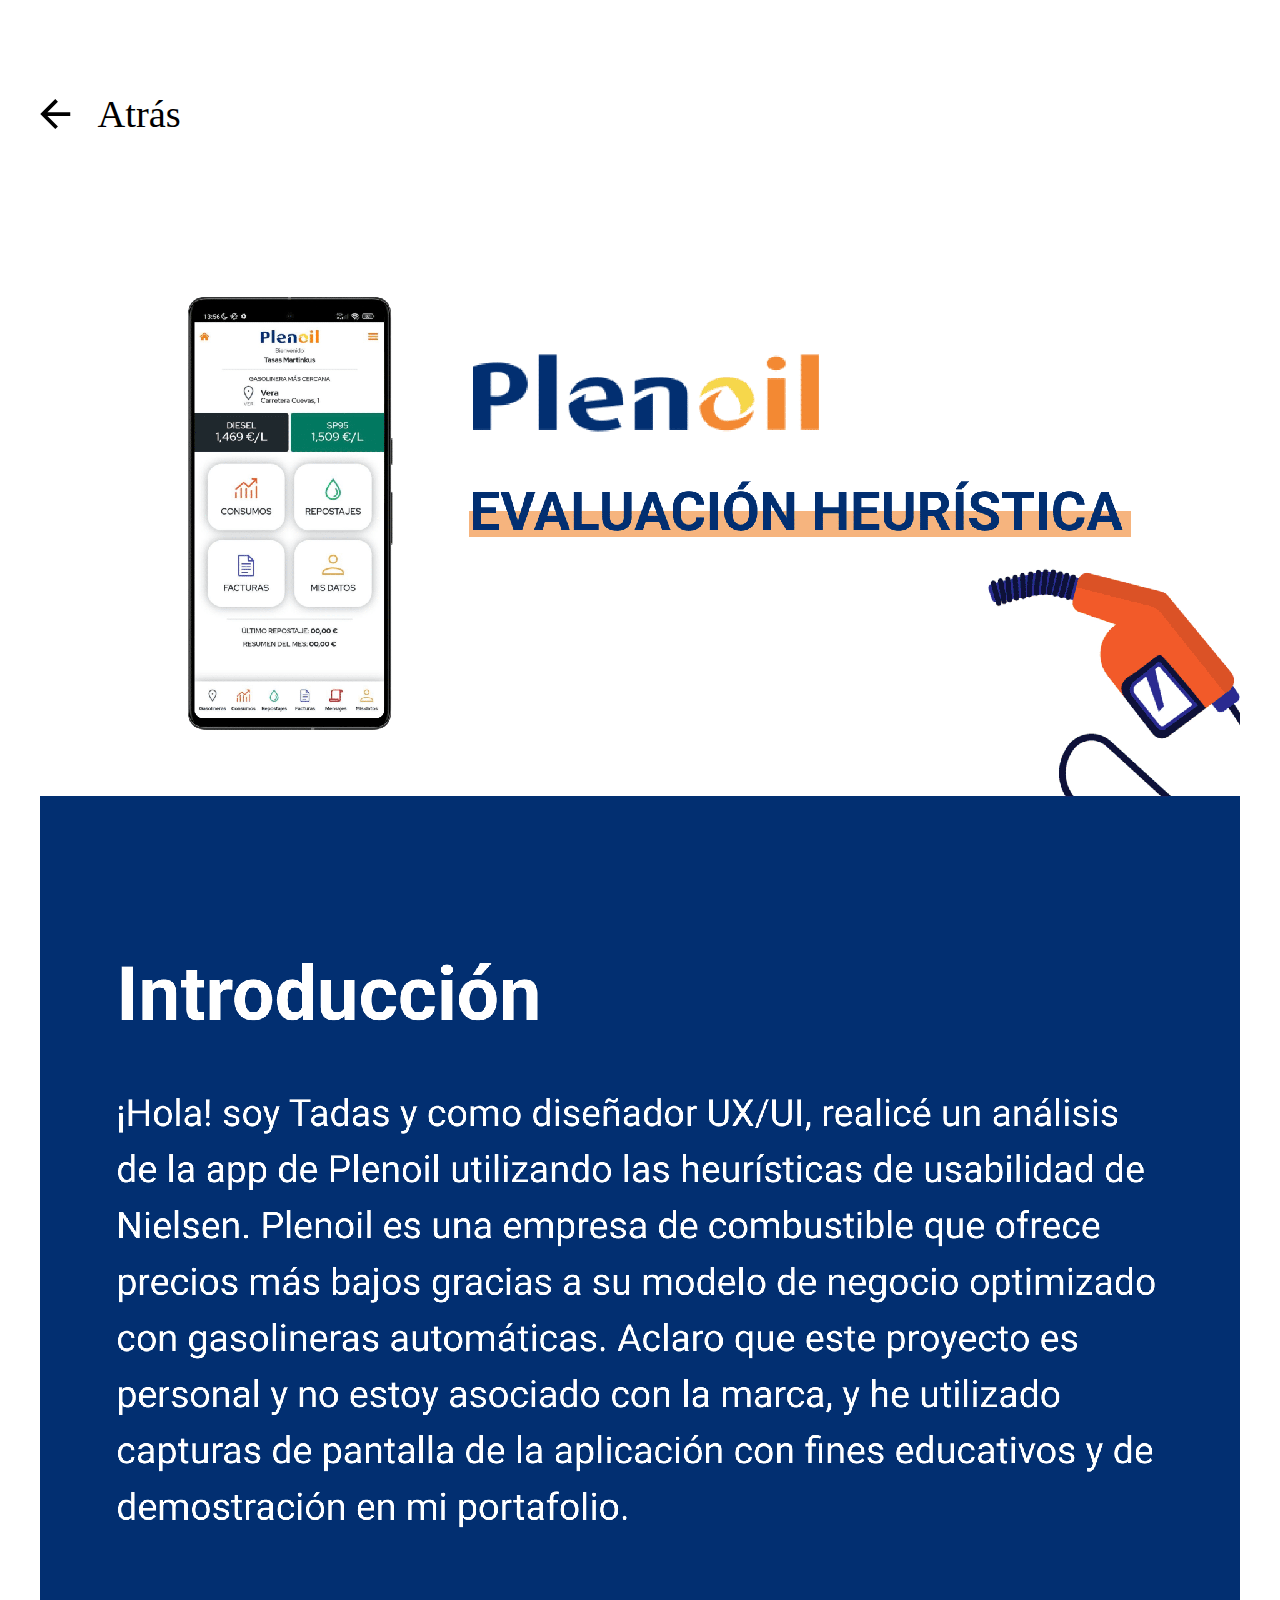
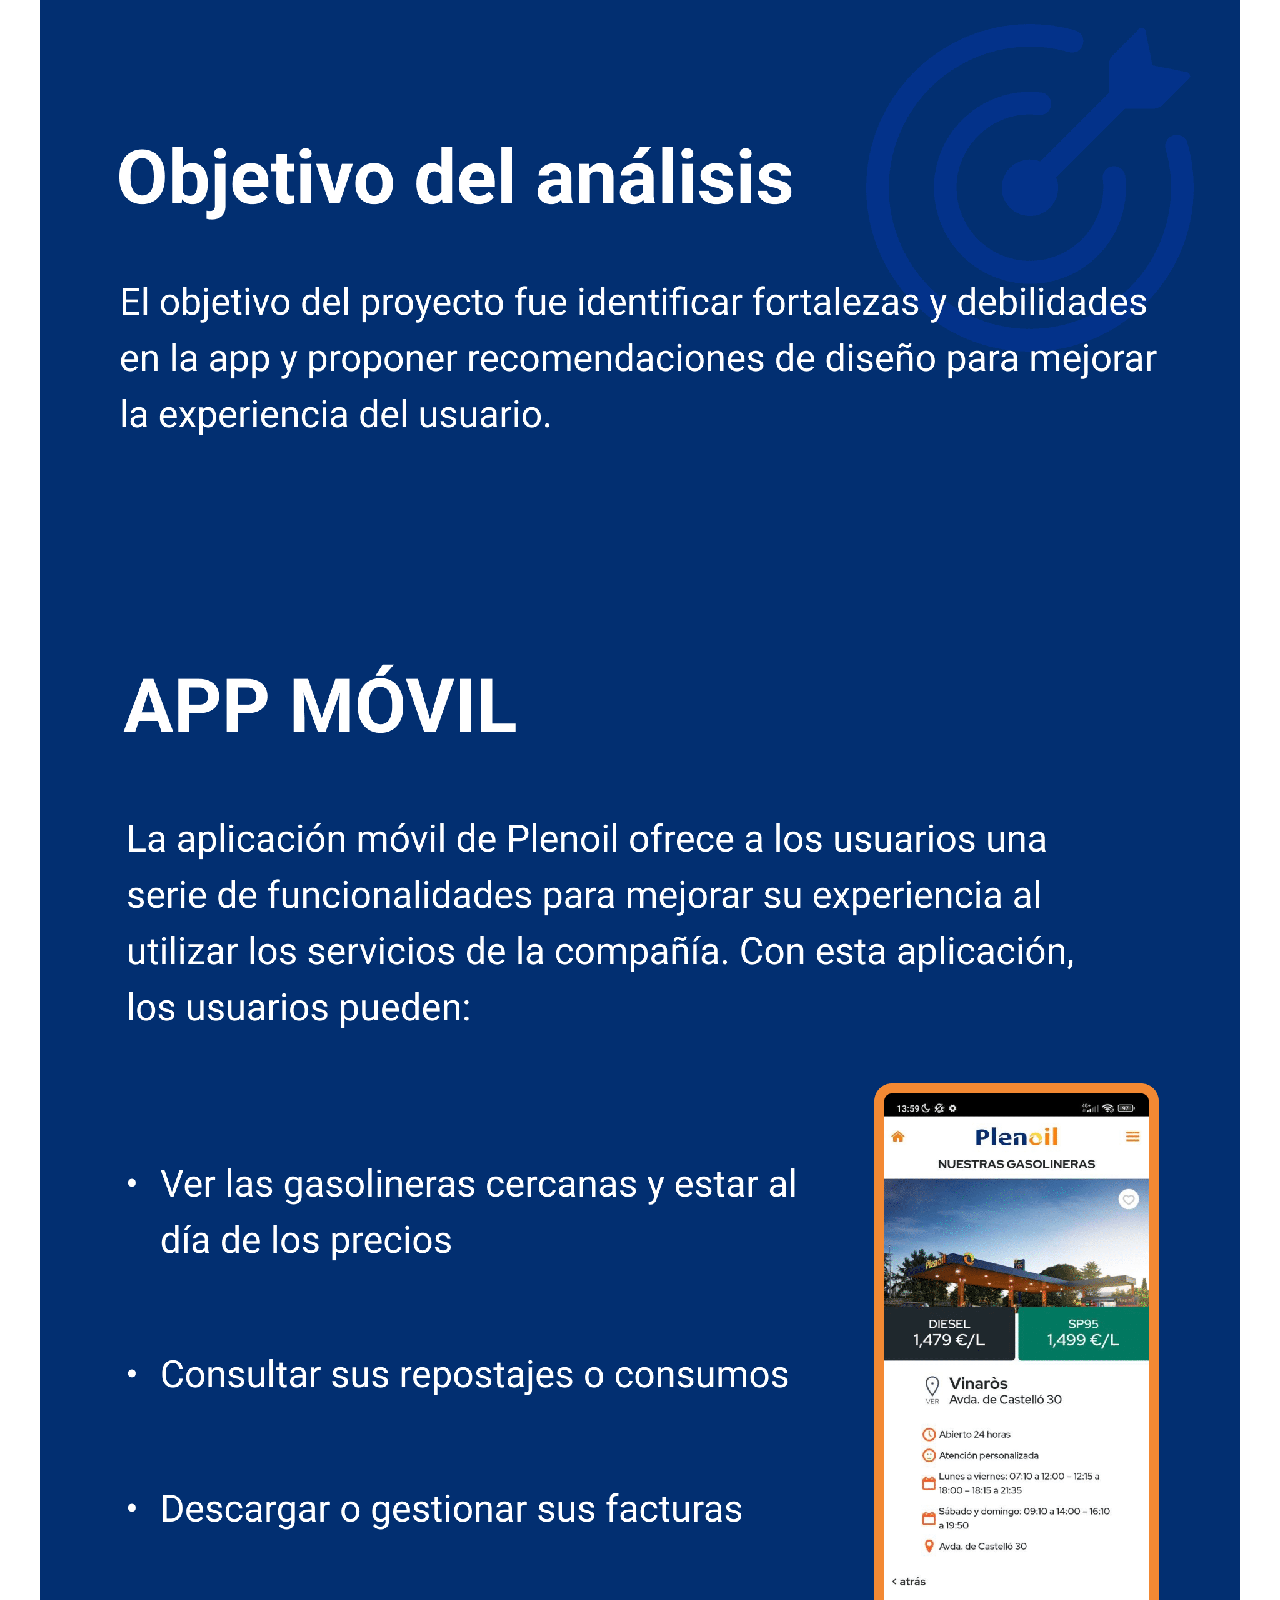
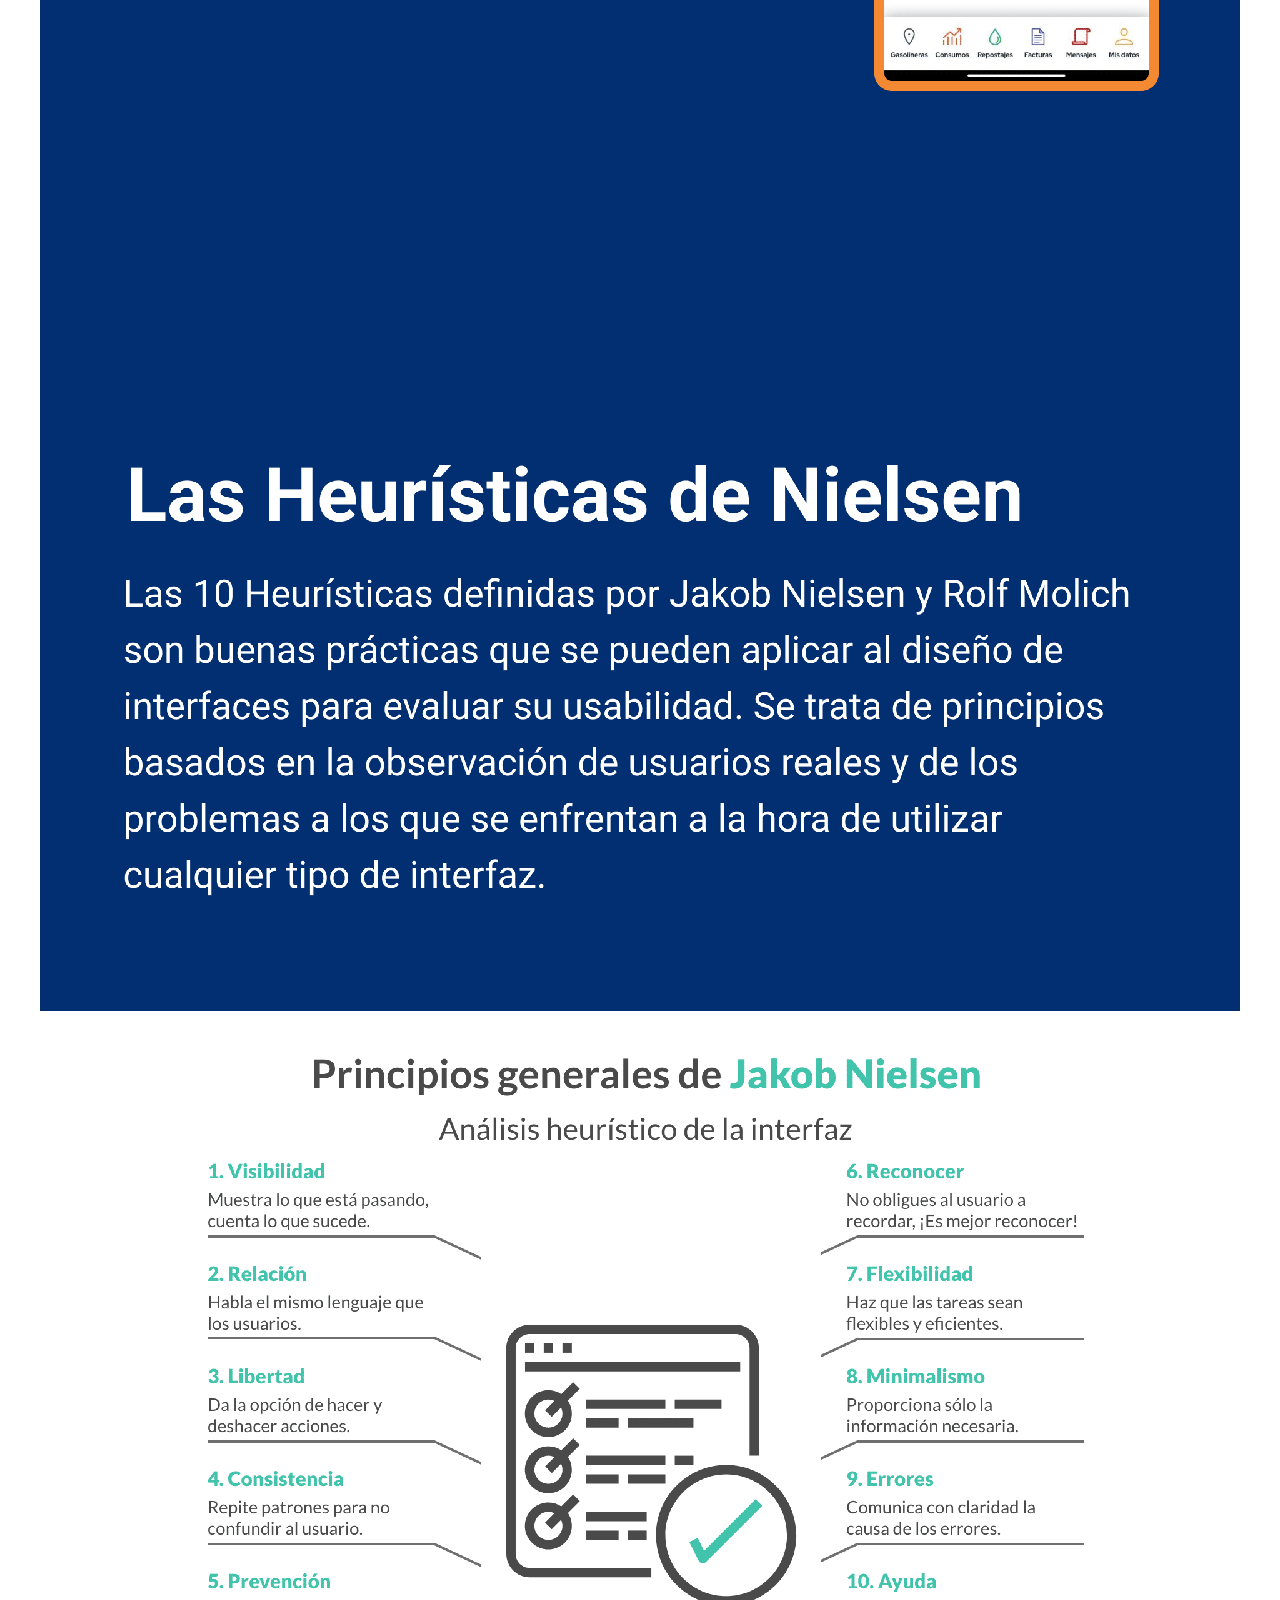
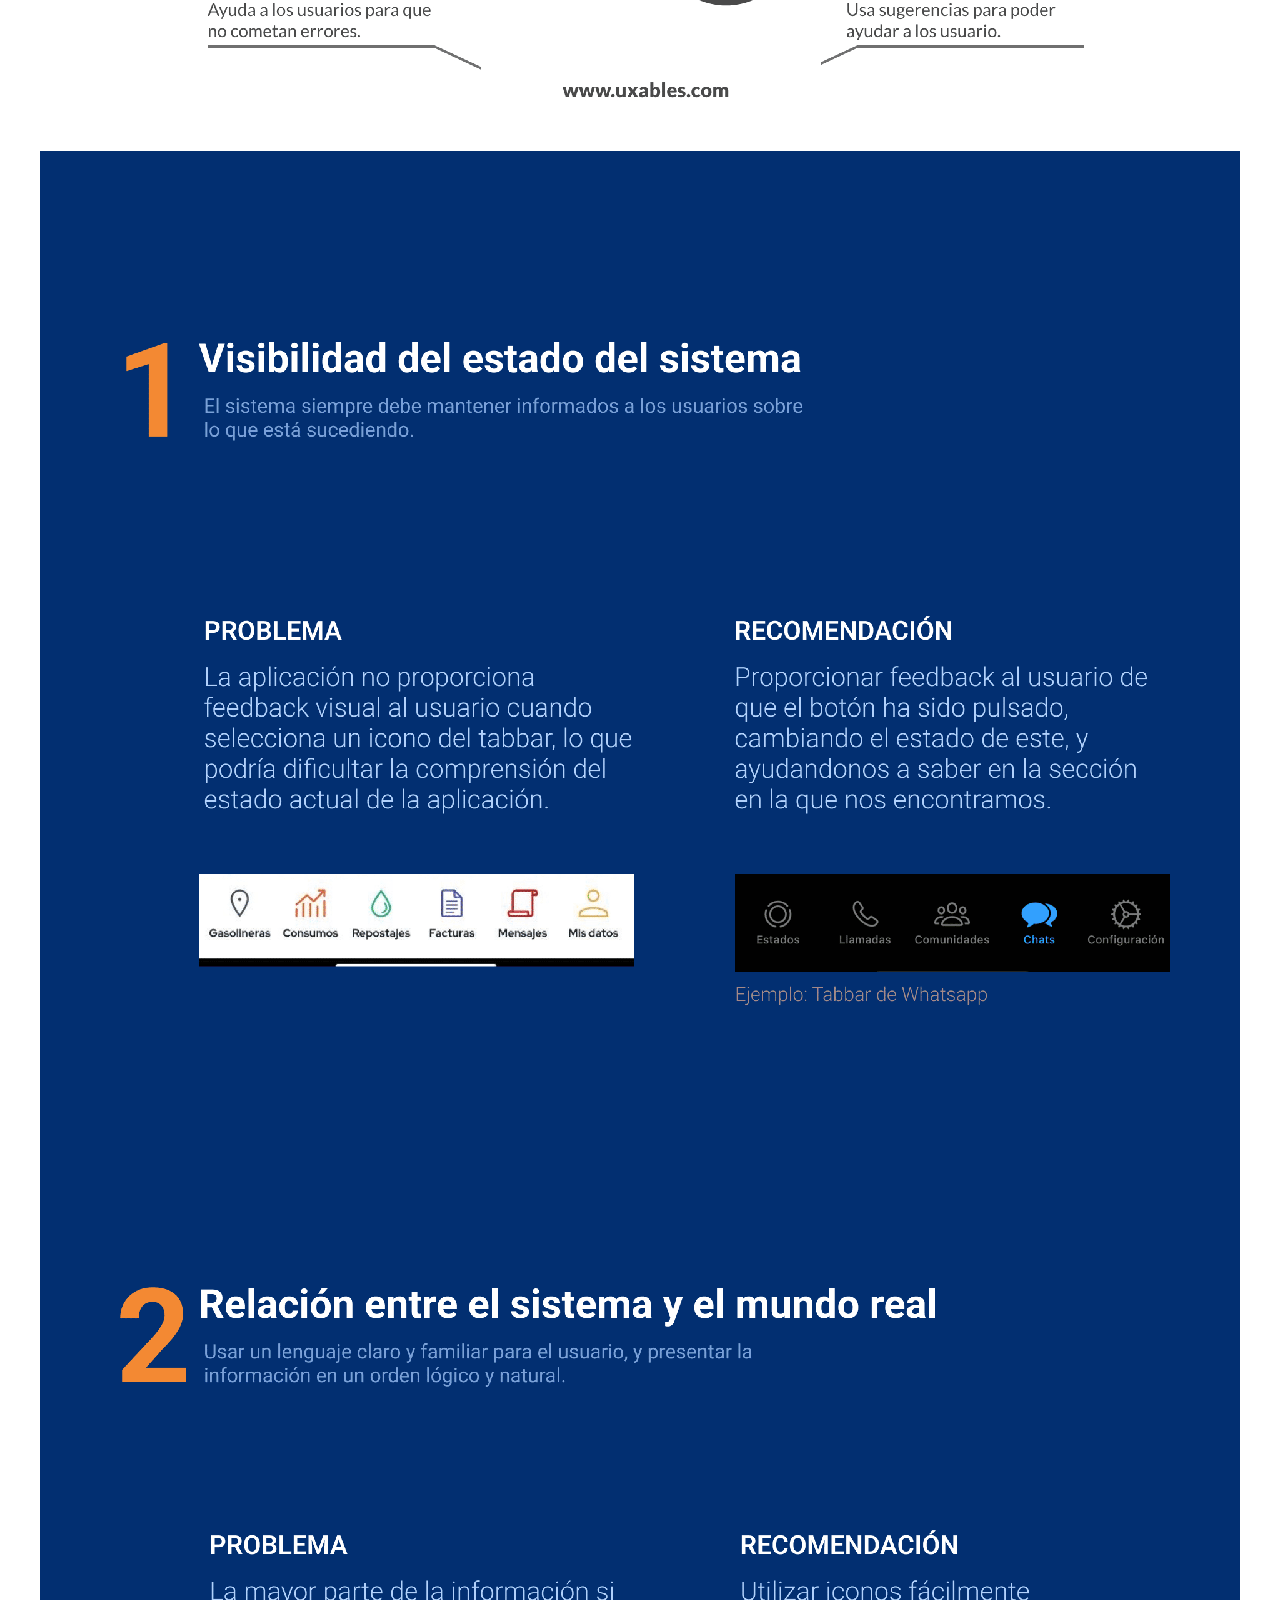
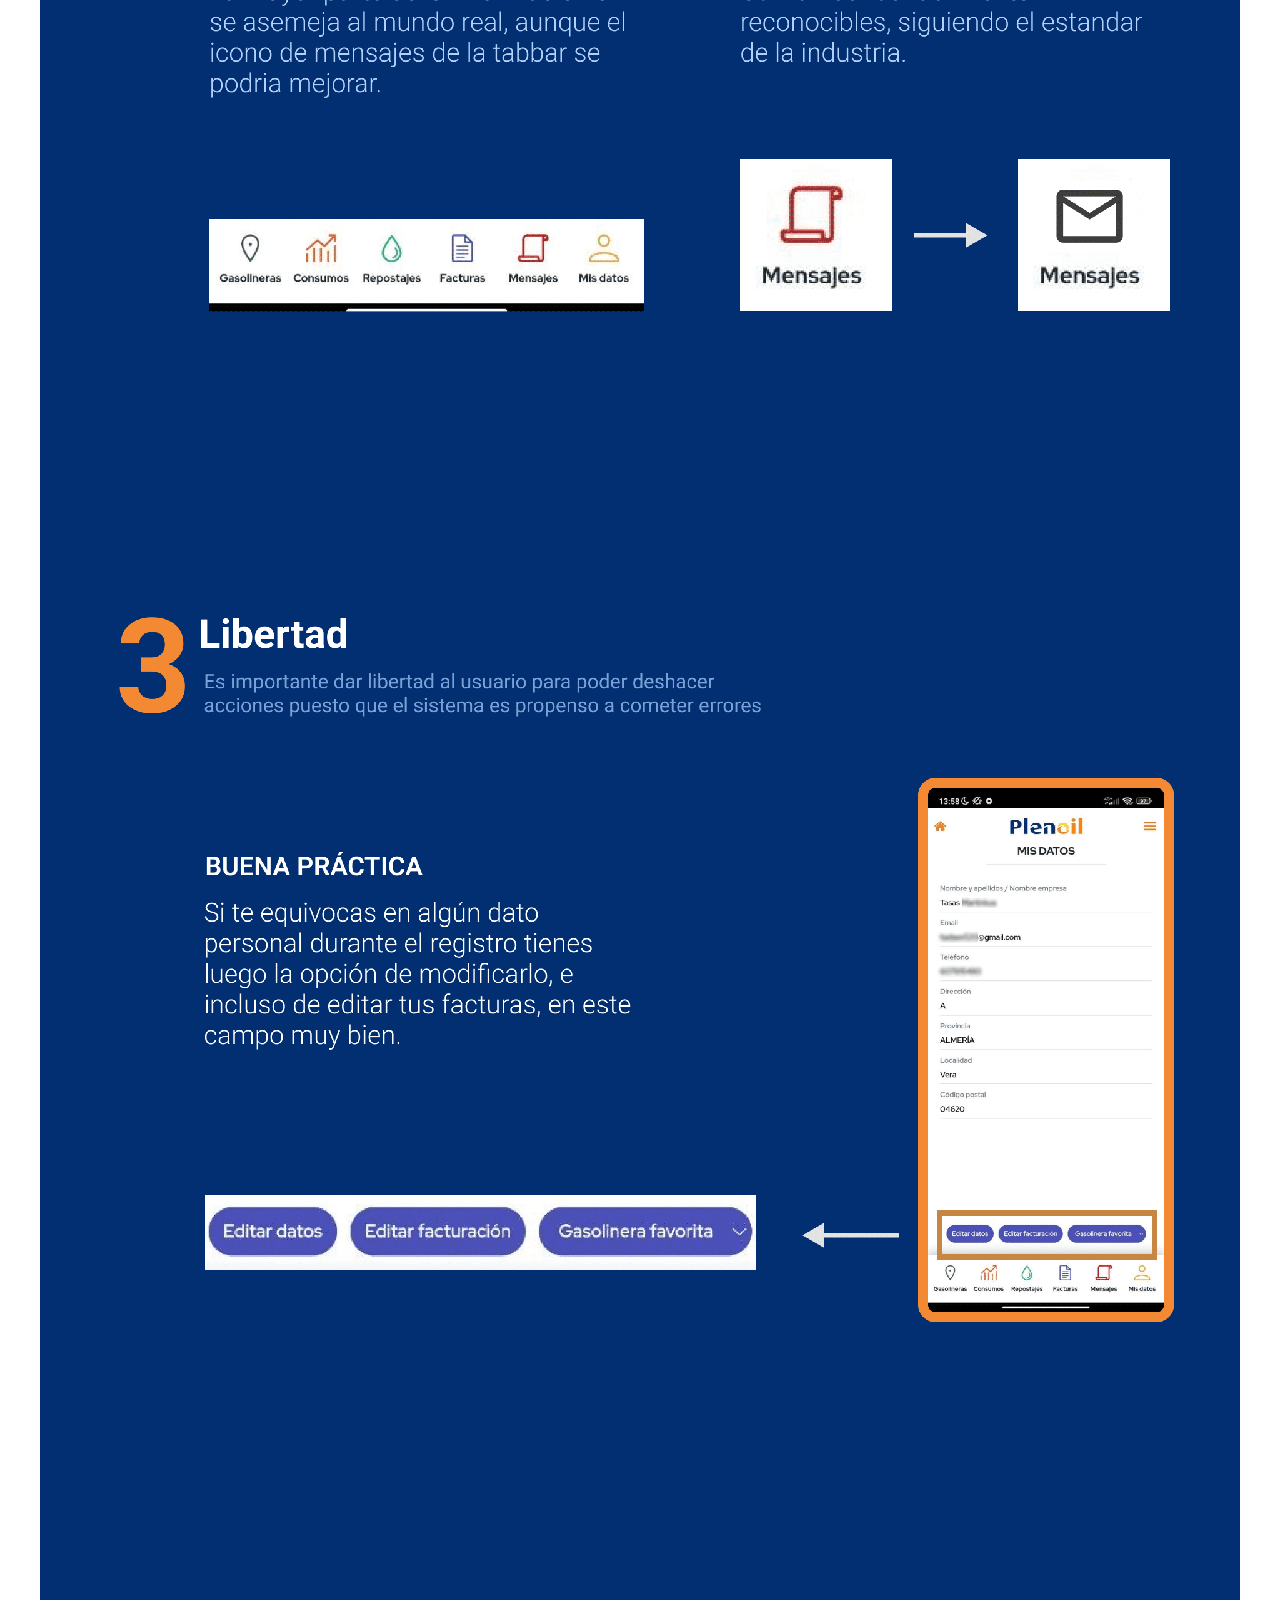
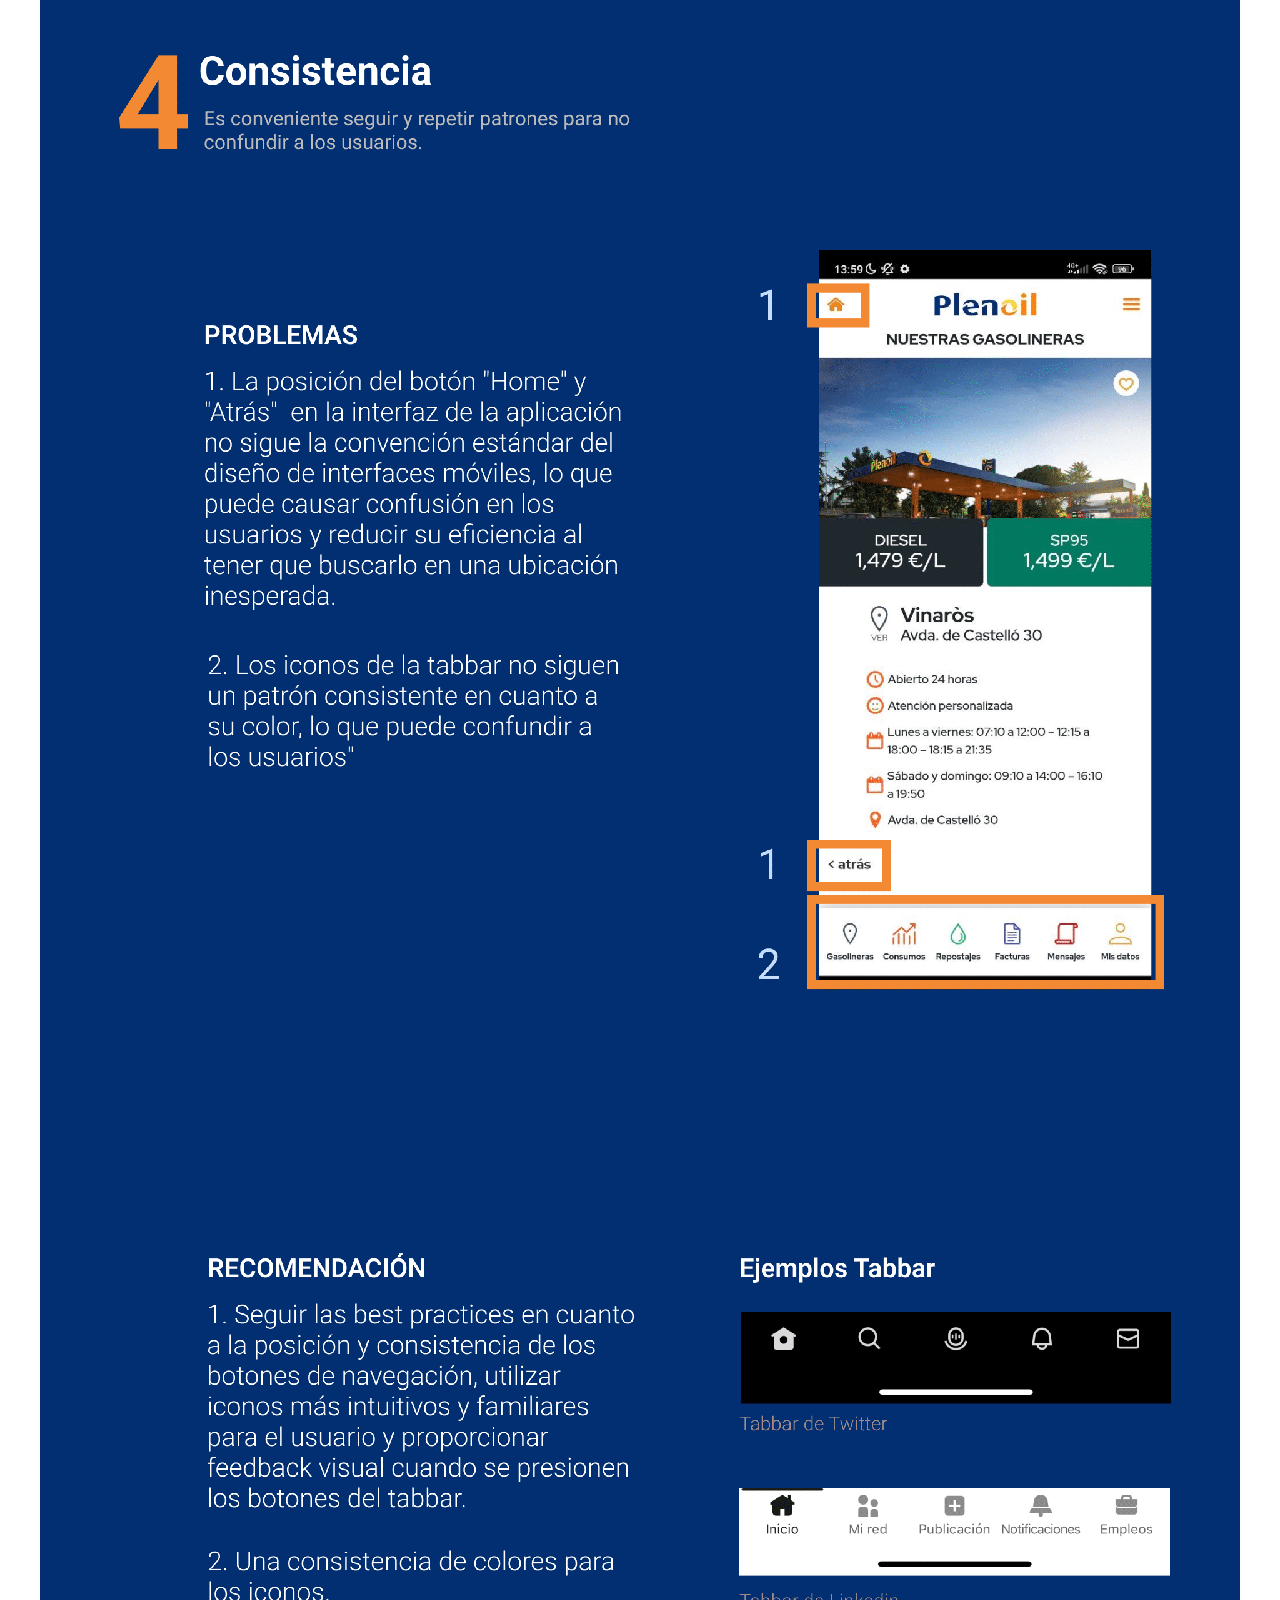
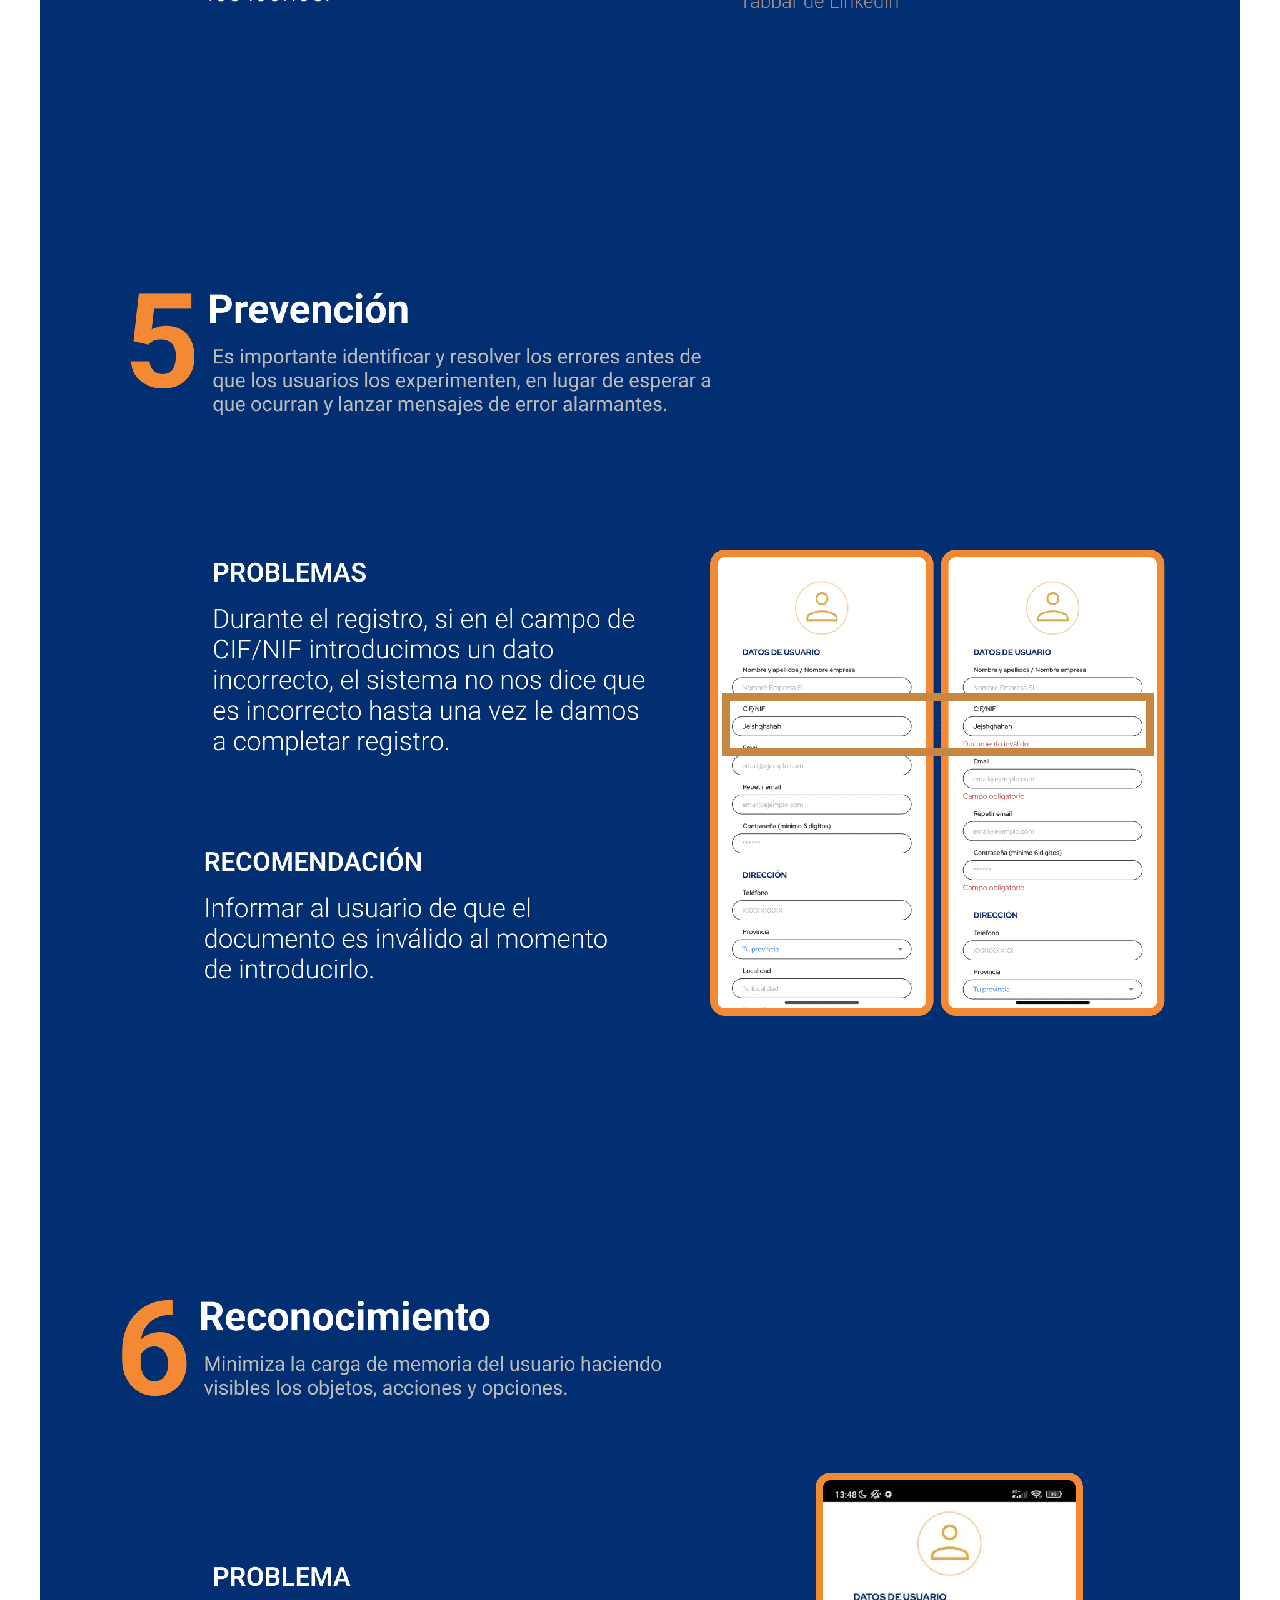
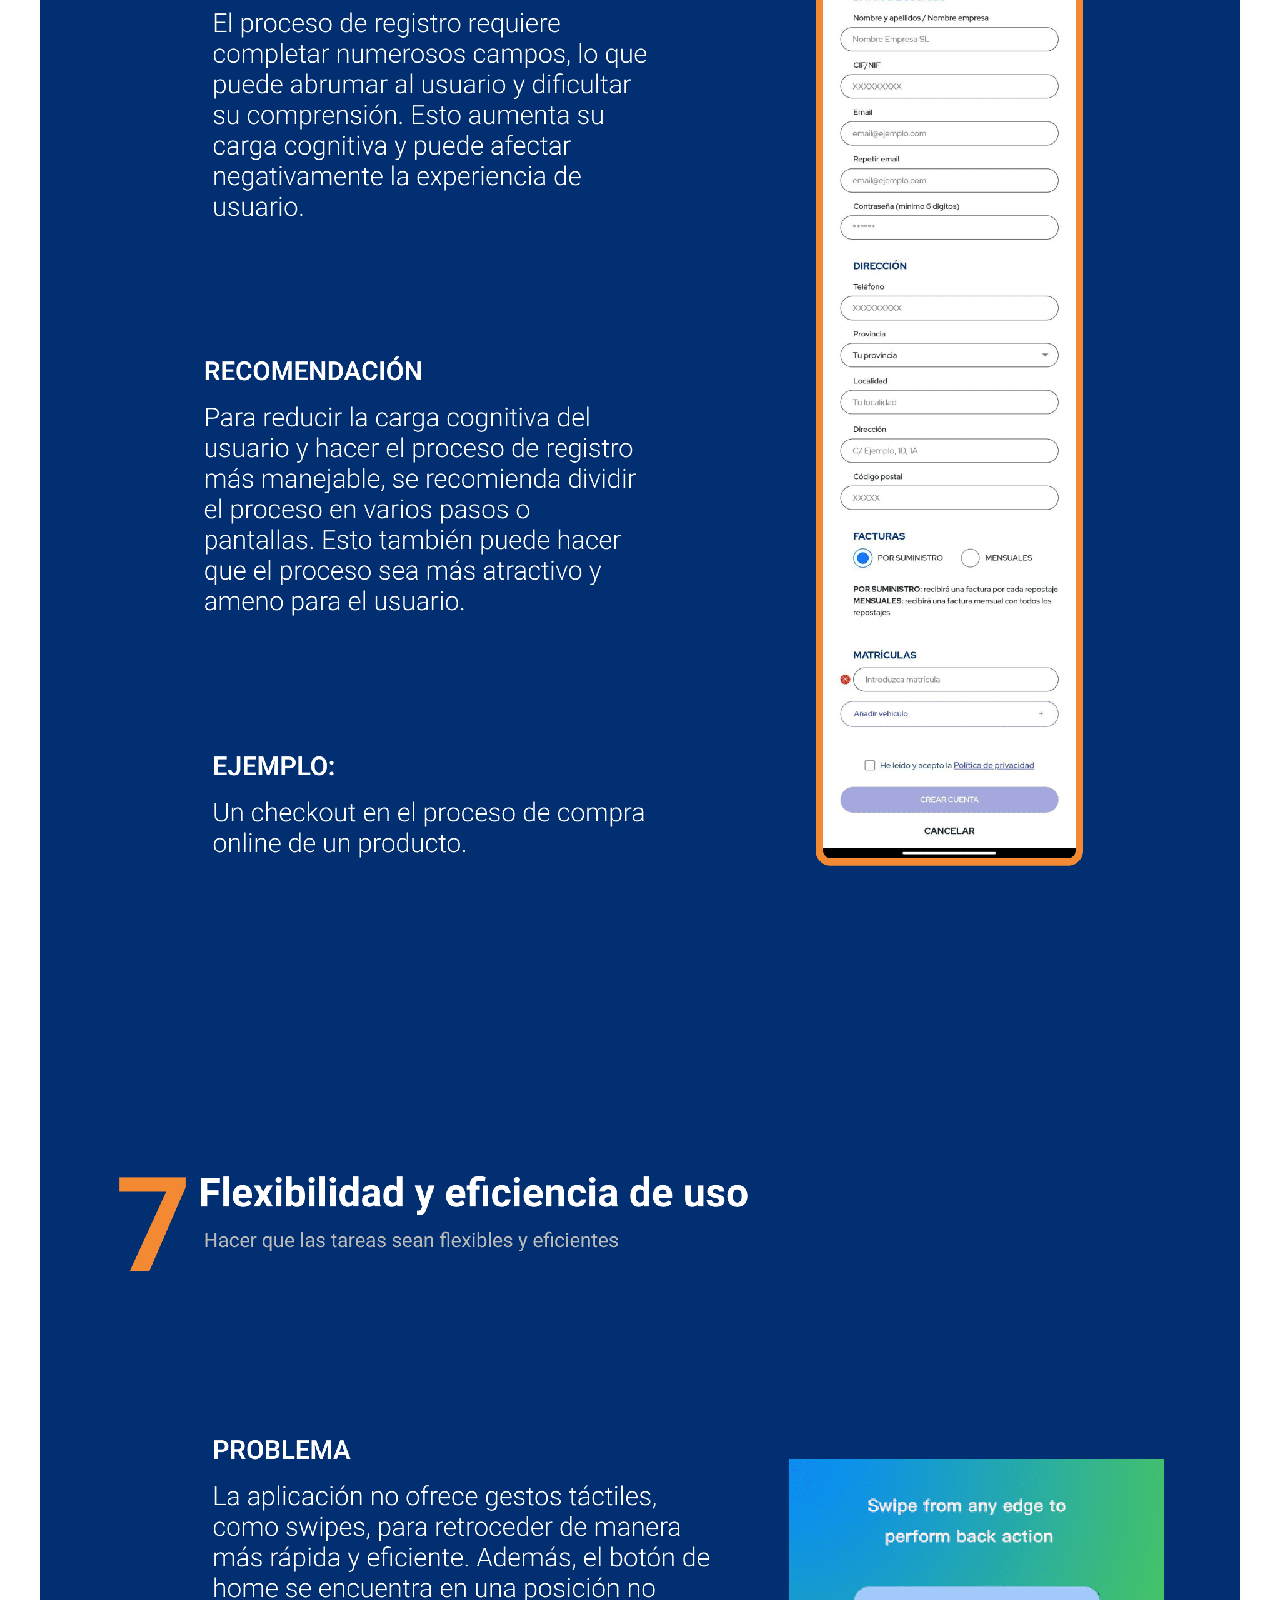
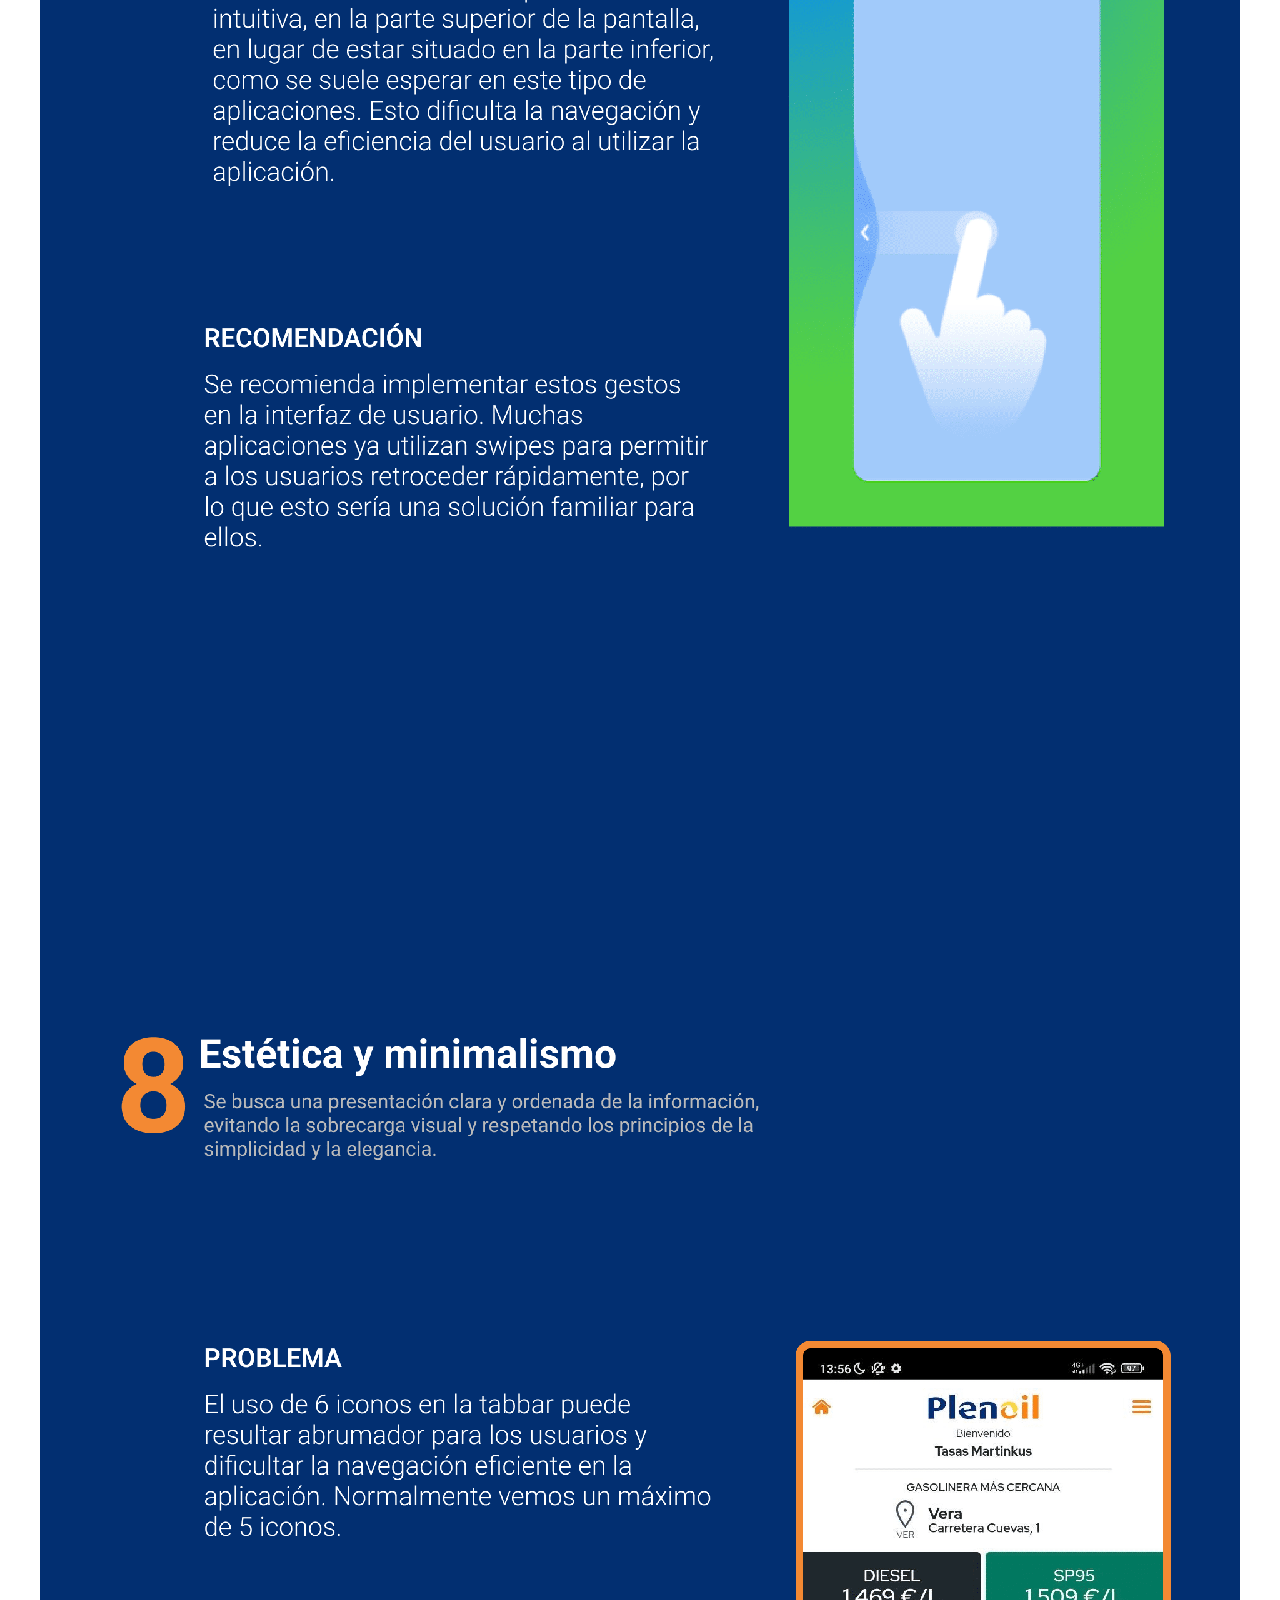
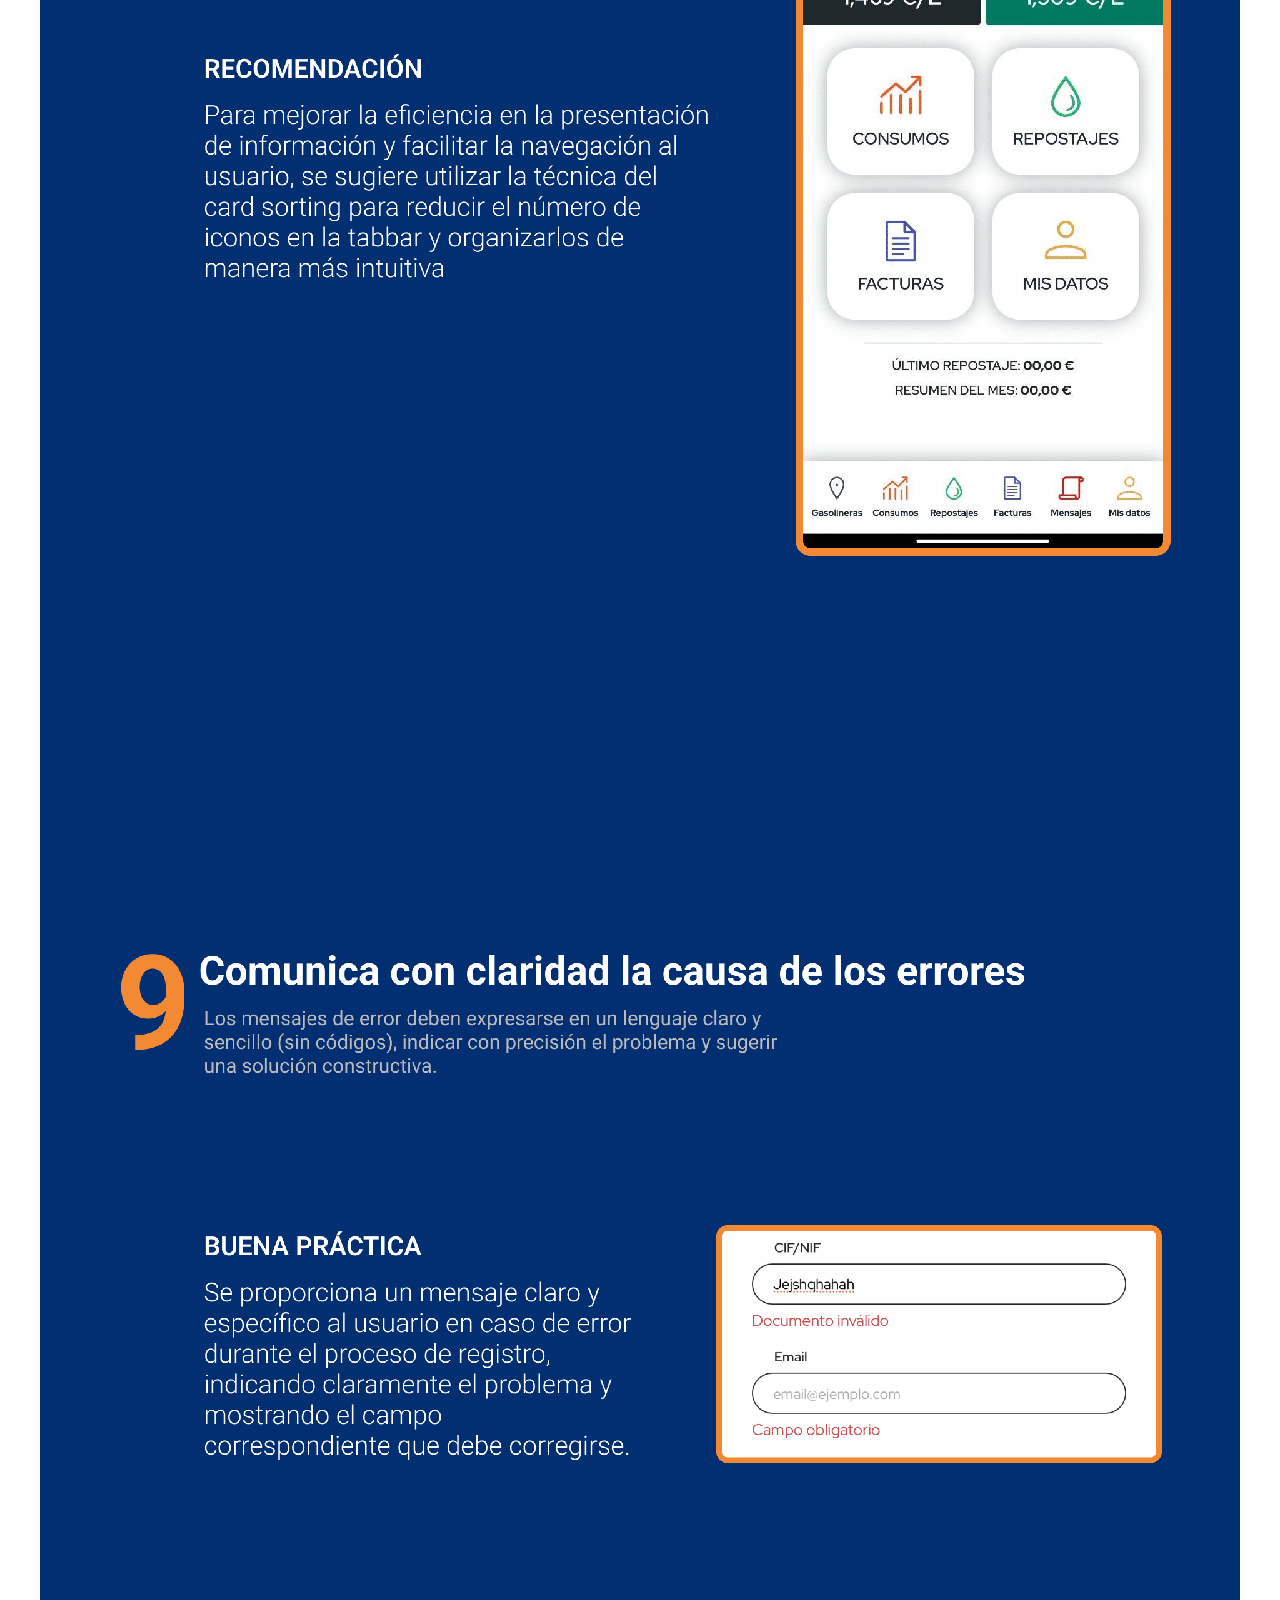
<file: proyecto3.html>
<!DOCTYPE html>
<html lang="es">
<head>
    <meta charset="UTF-8">
    <meta http-equiv="X-UA-Compatible" content="IE=edge">
    <meta name="viewport" content="width=device-width, initial-scale=1.0">
    <title>Proyecto 2</title>
</head>
<body>

    <div class="wrapper">
        <div class="return-btn">
            <a href="index.html" class="return"><svg class="return-svg" viewBox="0 0 51 51" fill="none" xmlns="http://www.w3.org/2000/svg">
                <path d="M25.3342 50.5551L0.445312 25.6662L25.3342 0.777344L29.7675 5.1329L12.3453 22.5551H50.2231V28.7773H12.3453L29.7675 46.1996L25.3342 50.5551Z" fill="black"/>
            </svg><span class="return">Atrás</span></a>
        </div>
        <img src="assets/proyecto3.png" alt="">

</div>

    
    
</body>

<style>
    body {
    display: flex;
    flex-direction: column;
    padding: 2;
    }

    .return-svg {
        width: .8em;
    }

    .return {
        display: flex;
        gap: .7em;
        font-size: 2.4rem;
        text-decoration: none;
        color: black;
    }

    .return-btn {
        display: flex;
        flex-direction: row;
        gap: 1em;
        margin-top: 4em;
        margin-bottom: 5em;
    }

    .return:hover {
         text-decoration: underline;
    }

    img {
        width: 100%;
        max-width: 1200px;
        
    }

    .volver { 
        max-width: 1200px;
        width: auto;
        margin: auto;
    }

@media (min-width: 768px) {

    .wrapper {
        max-width: 1200px;
        margin: 20px auto;
    }

    img {
        margin: auto;
    }
}
</style>
</html>
</file>
<file: main.css>
html {
    font-family: 'Roboto', sans-serif;
    font-size: 62.5%;
    scroll-behavior: smooth
}

:root {
    --background-color: #1D1D1D;
    --watermark-color: #252525;
    --secondary-color: #7C7777;
    --greytext-color: #B9B9B9;
    --text-color: #ffffff;
}

/* PROYECTO 3 MARGEN, HAY QUE PONERLO EN SU CORRECTO SITIO EN UN FUTURO */

#proyecto3 {
    margin-bottom: 14em;
}


body {
    background-color: var(--background-color);
    color: var(--text-color);
}

.logo a {
    font-size: 3.2rem;
    text-decoration: none;
    color: var(--text-color);
}

.logo:hover{
    transform: scale(120%);
}

nav {
    position: fixed;
    height: 100vh;
    width: 100%;
    background-color: var(--background-color);
    top: 0;
    right: -100%;
}

.open {
    right: 0%;
}

nav ul li a {
    text-decoration: none;
    list-style-type: none;
    color: var(--text-color);
    font-size: 4.2rem;
    position: relative;
}

nav ul li a::after {
    content: "";
    position: absolute;
    left: 0;
    bottom: 0;
    width: 100%;
    height: 2px;
    background: currentColor;

    transform: scaleX(0);
    transform-origin: right;
    transition: transform 250ms ease-in;
}

nav ul li a:hover::after {
    transform: scaleX(1);
    transform-origin: left;
}



nav ul li {
    list-style-type: none;
    margin-top: 7em;
}

nav ul {
    display: flex;
    flex-direction: column;
    justify-content: flex-end;
    align-items: end;
    padding: 1.6em;
    margin-top: 7em;
}

.close-btn {
    width: 4em;
    cursor: pointer;
    display: block;
    margin-left: auto;
    padding: 1.6em;
    padding-top: 3.2em;
}

.menu-btn {
    width: 4.2em;
    cursor: pointer;
}

.header .wrapper {
    display: flex;
    flex-direction: row;
    justify-content: space-between;
    margin: 1.6em;
    align-items: center;
    border-bottom: white solid 2px;
    padding-bottom: 1.6em;
    padding-top: 1.6em;
}

.wrapper {
    margin: 1.6em;
}

/* HERO SECTION */

.hero {
    margin-top: 10em;
    margin-bottom: 40em;
}

.caption span {
    color: var(--secondary-color);
}

.caption p {
    font-size: 1.8rem;
    color: var(--greytext-color);
}

h1 {
    font-size: 4.2rem;
}

.proyectos-cta {
    display: flex;
    flex-direction: row;
    gap: 1.4em;
    align-items: baseline;
    color: white;
    margin-top: 4em;
}



.proyectos-cta p {
    color: white;
    font-size: 3rem;
}

.proyectos-cta svg {
    width: 2.1em;
}

/* PROYECTOS */

#proyectos h2, #sobremi h2, #contacto h2 {
    font-size: 4.6em;
    font-weight: 300;
    border-bottom: white solid 2px;
    padding-bottom: .5em;
    margin-bottom: 2.2em;
}

#proyectos img {
    width: 100%;
    border-radius: 2.4em;
    object-fit: cover;
}

h3 {
    font-size: 3.8rem;
    font-weight: 300;
    margin-bottom: 0;
}

#proyectos p {
    font-size: 1.8rem;
    color: var(--greytext-color);
    line-height: 2em;
}

.proyecto2 .buttons {
    display: flex;
    flex-direction: column;
    gap: 2em;
}

.cta1 {
    color: var(--background-color);
    background-color: var(--text-color);
    font-size: 2.4rem;
    width: auto;
    display: flex;
    justify-content: center;
    padding: 24px;
    text-decoration: none;
    margin-top: 3.2em;
}

.cta1:hover {
    background-color: #ACACAC;
}

.cta2 {
    color: var(--greytext-color);
    border: 2px solid #ACACAC;
    width: auto;
    display: flex;
    justify-content: center;
    align-items: center;
    gap: 1.2em;
    padding: 24px;
    text-decoration: none;
    margin-top: 1.2em;
}

.cta2:hover {
    background-color: var(--watermark-color);
}

.cta2 span {
    font-size: 2.4rem;
}

.proyecto1 {
    margin-bottom: 14em;
}

/* SOBRE MI */

#sobremi {
    margin-top: 20em;
}

#sobremi img {
    width: 100%;
    border-radius: 1.2em;
}

#sobremi p {
    font-size: 2.8rem;
    line-height: 150%;
}

#sobremi .habilidades-titulo {
    font-size: 4.2rem;
    border-bottom: white solid 2px;
    padding-bottom: .2em;
    margin-top: 3em;
}

#sobremi .herramientas-titulo {
    font-size: 4.2rem;
    border-bottom: white solid 2px;
    padding-bottom: .2em;
    margin-top: 3em;
}

.herramientas-lista {
    margin: 0;
    padding: 0;
    
    display: flex;
    flex-direction: column;
    gap: 2.4em;
    list-style-type: none;
}

.herramientas-lista li {
    font-size: 2.8rem;
}



/* CONTACTO FOOTER */


#contacto {
    margin-top: 20em;
}

.contact {
    list-style-type: none;
    padding: 0;
    display: flex;
    flex-direction: column;
    gap: 2.4em ;
}

.contact li {
    display: flex;
    flex-direction: row;
    gap: .8em;
    font-size: 2.6rem;
    align-items: baseline;
    line-height: 0;
} 

.contact svg {
    width: 2em;
}

.arrow {
    width: 10em;
    margin-top: 10em;
}

#contacto h2 {
    font-size: 3.6rem;
    line-height: 150%;
    margin-bottom: 2em;
}

.copyright {
    font-size: 2.6rem;
    color: var(--secondary-color);
}



/* DESKTOP MEDIA QUERIES */

@media screen and (min-width:900px) {
    
    /* Proyecto 3 Margin */
    
    #proyecto3 {
        margin-bottom: 30em;
    }
    
    .wrapper, .header {
        max-width: 1400px;
        margin: auto;
        padding: 2em;
    }

    #proyectos h2, #sobremi h2, #contacto h2 {
        font-size: 7.2em;
    }

 


    /* HEADER & NAVBAR */

    nav {
        position: unset;
        width: auto;
        height: auto;
        align-items: center;
    }

    nav ul {
        flex-direction: row;
        margin: 0;
        gap: 4.2em;
        padding: 0;
    }

    nav ul li {
        margin: 0;
    }

    nav ul li a {
        font-size: 3.2rem;
    }

    .header .wrapper {
        padding-left: 0;
        padding-right: 0;
    }


    .hide-desktop {
        display: none;
    }



    /* HERO SECTION */


    .hero .wrapper {
        display: flex;
        flex-direction: column;
        align-items: center;
    }

    h1 {
        font-size: 8.1rem;
        text-align: center;
    }

    .caption {
        display: flex;
        flex-direction: column;
        justify-content: center;
        align-items: center;
    }

    .caption p {
        font-size: 3.2rem;
        text-align: center;
        max-width: 1000px;
        justify-self: center;
        margin: 0;
    }

    .proyectos-cta {
        align-items: center;
    }

    .proyectos-cta:hover {
        transform: scale(120%);
    }

    .proyectos-cta p {
        font-size: 4rem;
    }

    .proyectos-cta svg {
        width: 2.5em;
    }


    /* PROYECTOS */

    h3 {
        font-size: 6.2rem;
        margin-top: 0;
    }

   #proyectos img {
        max-width: 75em;
        width: 45%;
   }

    .proyecto1, .proyecto2 {
        display: flex;
        gap: 10em;
        justify-content: space-between;
    }

    .proyecto1 .cta1 {
        width: 60%;
    }

    .proyecto2 {
        flex-direction: row-reverse;
        margin-top: 30em;
    }

    .proyecto1 .content, .proyecto2 .content {
        width: 45%;
        display: flex;
        flex-direction: column;
        justify-content: space-between;
    }


    #proyectos p {
        font-size: 2.8rem;
    }

    .proyecto2 .buttons {
        flex-direction: row;
    }

    .proyecto2 .cta1, .proyecto2 .cta2 {
        width: 50%;
        margin: 0;
    }


    /* SOBRE MI */

    .firstrow {
        display: flex;
        gap: 2em;
        align-items:flex-start;
        justify-content: space-between;
    }

    #sobremi p {
        font-size: 4.2rem;
    }

    #sobremi .firstrow p {
        margin: 0;
        max-width: 55%;
    }

    #sobremi .secondrow p {
        width: auto;
        margin-top: 3.2em;
    }

    .firstrow img {
        max-width: 50em;
    }


    .skills {
        display: flex;
        justify-content: space-between;
    }

    .habilidades {
        width: 50%;
    }

    /* CONTACTO */

    #contacto h2  {
        margin: 0;
    }

    .contact {
        margin-top: 9em;
    }

    .contact p {
        font-size: 4.2rem;
    }

    .arrow {
        width: 20em;
        margin-top: 15em;
        margin-bottom: 5em;
    }
    

    .copyright {
        margin-top: 2em;
        margin-bottom: 2em
    }







}
</file>
